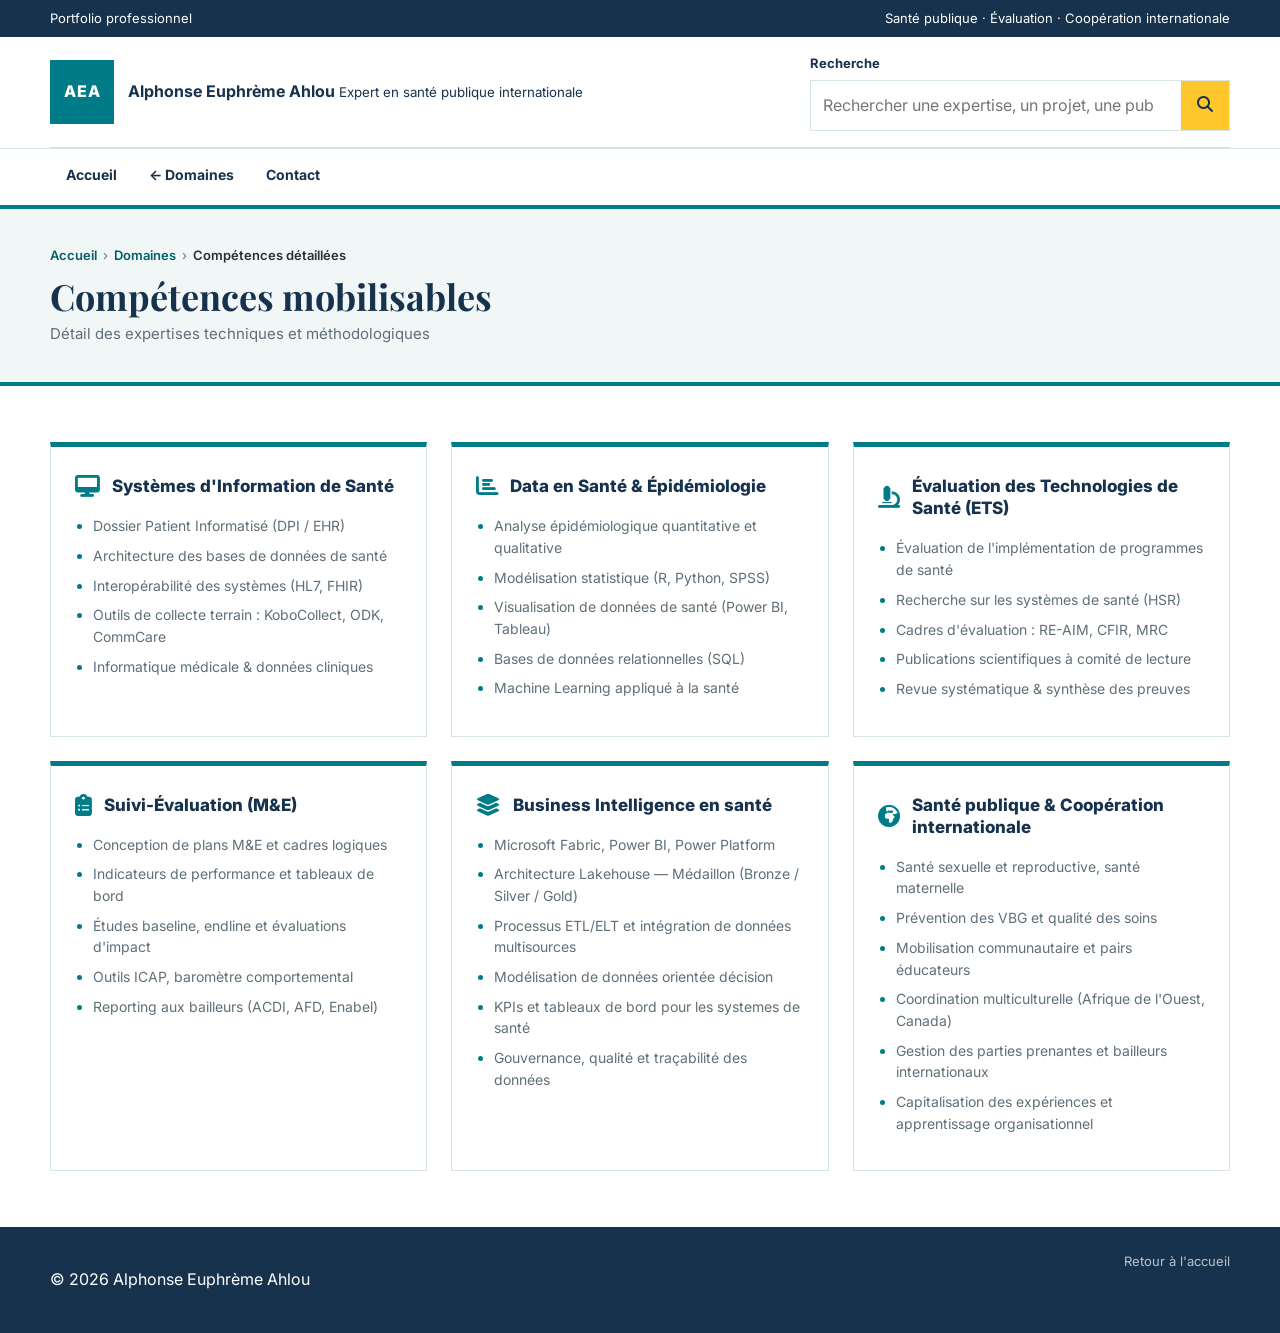
<file: competences.html>
<!DOCTYPE html>
<html lang="fr">
<head>
  <meta charset="UTF-8">
  <meta name="viewport" content="width=device-width, initial-scale=1.0">
  <title>Compétences – Alphonse Euphrème Ahlou</title>
  <meta name="description" content="Compétences d'Alphonse Euphrème Ahlou : SIS, épidémiologie, ETS, suivi-évaluation, Business Intelligence et coopération internationale.">
  <meta property="og:title" content="Compétences – Alphonse Euphrème Ahlou">
  <meta property="og:url" content="https://alphonseahlou.github.io/portfolio/competences.html">
  <meta property="og:image" content="https://alphonseahlou.github.io/portfolio/photo.jpg">
  <meta property="og:type" content="website">
  <link rel="canonical" href="https://alphonseahlou.github.io/portfolio/competences.html">
  <meta name="theme-color" content="#17324d">
  <link rel="stylesheet" href="style.css">
</head>
<body>
  <site-header section="domaines"></site-header>

  <div class="page-hero">
    <div class="container">
      <nav class="breadcrumb" aria-label="Fil d'Ariane">
        <a href="index.html">Accueil</a><span>›</span>
        <a href="index.html#domaines">Domaines</a><span>›</span>
        <span class="current">Compétences détaillées</span>
      </nav>
      <h1>Compétences mobilisables</h1>
      <p>Détail des expertises techniques et méthodologiques</p>
    </div>
  </div>

  <main id="contenu">
    <div class="container" style="padding: 56px 0;">
      <div class="competences-grid">

        <div class="competence-card">
          <div class="competence-header">
            <i class="fas fa-desktop"></i>
            <h2>Systèmes d'Information de Santé</h2>
          </div>
          <ul>
            <li>Dossier Patient Informatisé (DPI / EHR)</li>
            <li>Architecture des bases de données de santé</li>
            <li>Interopérabilité des systèmes (HL7, FHIR)</li>
            <li>Outils de collecte terrain : KoboCollect, ODK, CommCare</li>
            <li>Informatique médicale &amp; données cliniques</li>
          </ul>
        </div>

        <div class="competence-card">
          <div class="competence-header">
            <i class="fas fa-chart-bar"></i>
            <h2>Data en Santé &amp; Épidémiologie</h2>
          </div>
          <ul>
            <li>Analyse épidémiologique quantitative et qualitative</li>
            <li>Modélisation statistique (R, Python, SPSS)</li>
            <li>Visualisation de données de santé (Power BI, Tableau)</li>
            <li>Bases de données relationnelles (SQL)</li>
            <li>Machine Learning appliqué à la santé</li>
          </ul>
        </div>

        <div class="competence-card">
          <div class="competence-header">
            <i class="fas fa-microscope"></i>
            <h2>Évaluation des Technologies de Santé (ETS)</h2>
          </div>
          <ul>
            <li>Évaluation de l'implémentation de programmes de santé</li>
            <li>Recherche sur les systèmes de santé (HSR)</li>
            <li>Cadres d'évaluation : RE-AIM, CFIR, MRC</li>
            <li>Publications scientifiques à comité de lecture</li>
            <li>Revue systématique &amp; synthèse des preuves</li>
          </ul>
        </div>

        <div class="competence-card">
          <div class="competence-header">
            <i class="fas fa-clipboard-list"></i>
            <h2>Suivi-Évaluation (M&amp;E)</h2>
          </div>
          <ul>
            <li>Conception de plans M&amp;E et cadres logiques</li>
            <li>Indicateurs de performance et tableaux de bord</li>
            <li>Études baseline, endline et évaluations d'impact</li>
            <li>Outils ICAP, baromètre comportemental</li>
            <li>Reporting aux bailleurs (ACDI, AFD, Enabel)</li>
          </ul>
        </div>

        <div class="competence-card">
          <div class="competence-header">
            <i class="fas fa-layer-group"></i>
            <h2>Business Intelligence en santé</h2>
          </div>
          <ul>
            <li>Microsoft Fabric, Power BI, Power Platform</li>
            <li>Architecture Lakehouse — Médaillon (Bronze / Silver / Gold)</li>
            <li>Processus ETL/ELT et intégration de données multisources</li>
            <li>Modélisation de données orientée décision</li>
            <li>KPIs et tableaux de bord pour les systemes de santé</li>
            <li>Gouvernance, qualité et traçabilité des données</li>
          </ul>
        </div>

        <div class="competence-card">
          <div class="competence-header">
            <i class="fas fa-globe-africa"></i>
            <h2>Santé publique &amp; Coopération internationale</h2>
          </div>
          <ul>
            <li>Santé sexuelle et reproductive, santé maternelle</li>
            <li>Prévention des VBG et qualité des soins</li>
            <li>Mobilisation communautaire et pairs éducateurs</li>
            <li>Coordination multiculturelle (Afrique de l'Ouest, Canada)</li>
            <li>Gestion des parties prenantes et bailleurs internationaux</li>
            <li>Capitalisation des expériences et apprentissage organisationnel</li>
          </ul>
        </div>

      </div>
    </div>
  </main>

  <site-footer></site-footer>
  <script src="site-components.js"></script>
  <script src="script.js"></script>
</body>
</html>
</file>
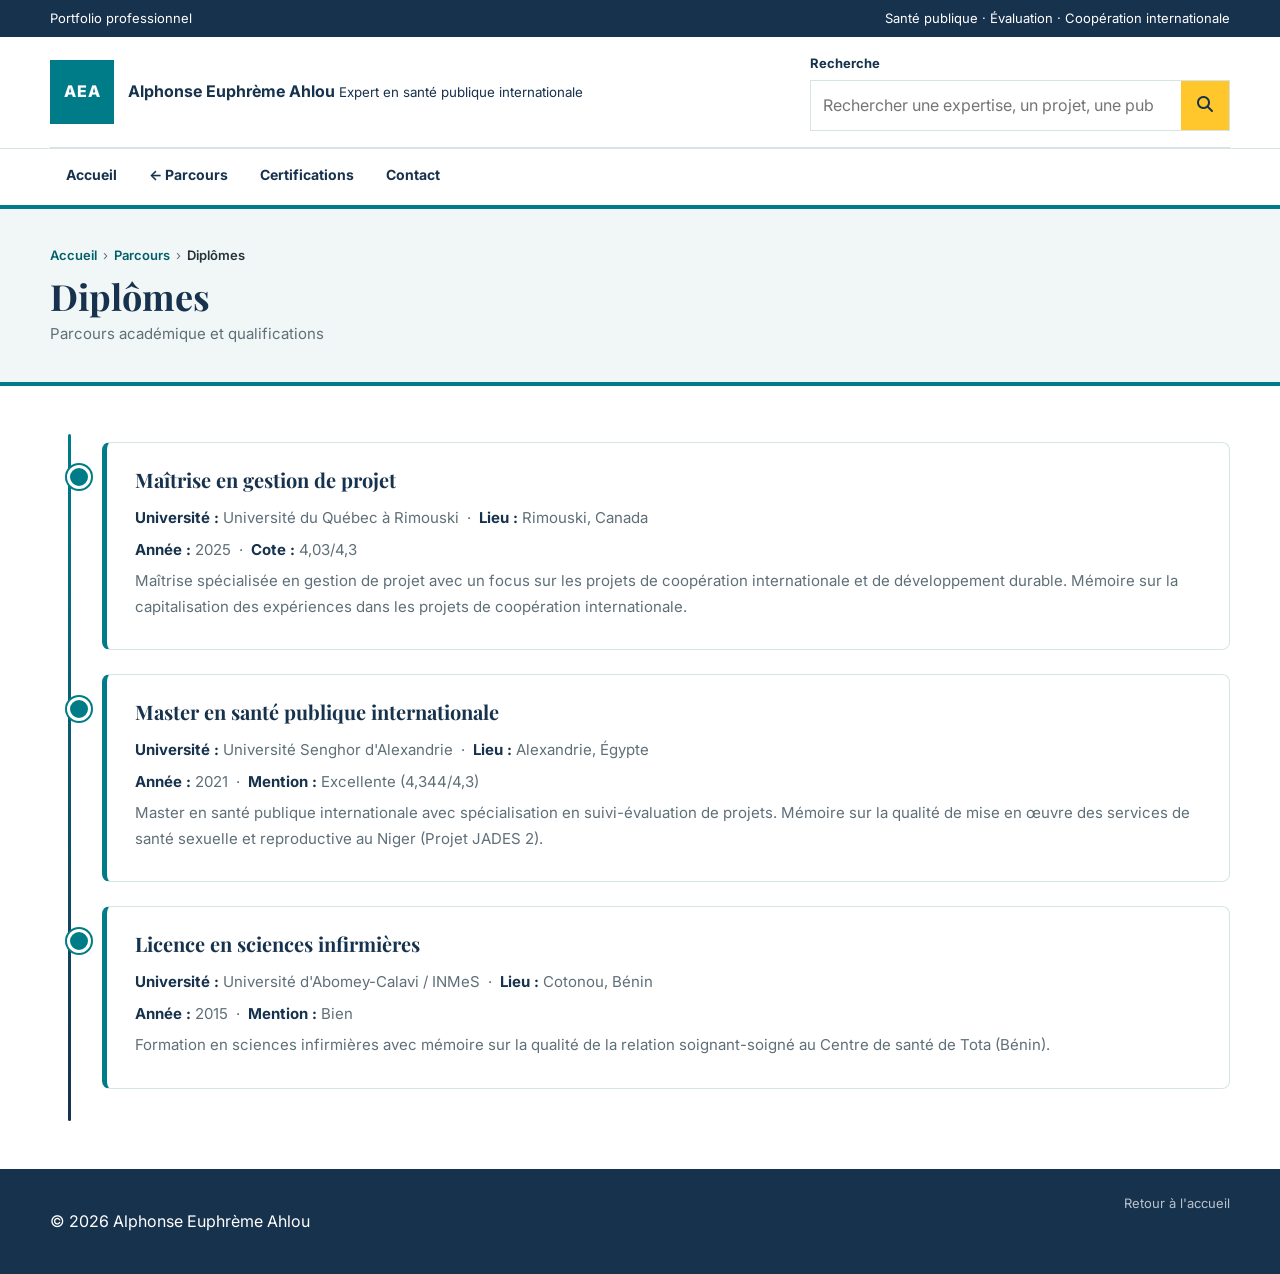
<file: diplomes.html>
<!DOCTYPE html>
<html lang="fr">
<head>
  <meta charset="UTF-8">
  <meta name="viewport" content="width=device-width, initial-scale=1.0">
  <title>Diplômes – Alphonse Euphrème Ahlou</title>
  <meta name="description" content="Parcours académique d'Alphonse Euphrème Ahlou : maîtrise en gestion de projet (UQAR), master en santé publique internationale (Université Senghor) et licence en sciences infirmières (UAC).">
  <meta property="og:title" content="Diplômes – Alphonse Euphrème Ahlou">
  <meta property="og:url" content="https://alphonseahlou.github.io/portfolio/diplomes.html">
  <meta property="og:image" content="https://alphonseahlou.github.io/portfolio/photo.jpg">
  <meta property="og:type" content="website">
  <link rel="canonical" href="https://alphonseahlou.github.io/portfolio/diplomes.html">
  <meta name="theme-color" content="#17324d">
  <link rel="stylesheet" href="style.css">
</head>
<body>
  <site-header section="parcours" certifications-link></site-header>

  <div class="page-hero">
    <div class="container">
      <nav class="breadcrumb" aria-label="Fil d'Ariane">
        <a href="index.html">Accueil</a><span>›</span>
        <a href="index.html#parcours">Parcours</a><span>›</span>
        <span class="current">Diplômes</span>
      </nav>
      <h1>Diplômes</h1>
      <p>Parcours académique et qualifications</p>
    </div>
  </div>

  <main id="contenu">
    <div class="container">
      <div class="timeline-v">

        <div class="timeline-v-item">
          <h3>Maîtrise en gestion de projet</h3>
          <p><strong>Université :</strong> Université du Québec à Rimouski &nbsp;·&nbsp; <strong>Lieu :</strong> Rimouski, Canada</p>
          <p><strong>Année :</strong> 2025 &nbsp;·&nbsp; <strong>Cote :</strong> 4,03/4,3</p>
          <p>Maîtrise spécialisée en gestion de projet avec un focus sur les projets de coopération internationale et de développement durable. Mémoire sur la capitalisation des expériences dans les projets de coopération internationale.</p>
        </div>

        <div class="timeline-v-item">
          <h3>Master en santé publique internationale</h3>
          <p><strong>Université :</strong> Université Senghor d'Alexandrie &nbsp;·&nbsp; <strong>Lieu :</strong> Alexandrie, Égypte</p>
          <p><strong>Année :</strong> 2021 &nbsp;·&nbsp; <strong>Mention :</strong> Excellente (4,344/4,3)</p>
          <p>Master en santé publique internationale avec spécialisation en suivi-évaluation de projets. Mémoire sur la qualité de mise en œuvre des services de santé sexuelle et reproductive au Niger (Projet JADES 2).</p>
        </div>

        <div class="timeline-v-item">
          <h3>Licence en sciences infirmières</h3>
          <p><strong>Université :</strong> Université d'Abomey-Calavi / INMeS &nbsp;·&nbsp; <strong>Lieu :</strong> Cotonou, Bénin</p>
          <p><strong>Année :</strong> 2015 &nbsp;·&nbsp; <strong>Mention :</strong> Bien</p>
          <p>Formation en sciences infirmières avec mémoire sur la qualité de la relation soignant-soigné au Centre de santé de Tota (Bénin).</p>
        </div>

      </div>
    </div>
  </main>

  <site-footer></site-footer>
  <script src="site-components.js"></script>
  <script src="script.js"></script>
</body>
</html>
</file>
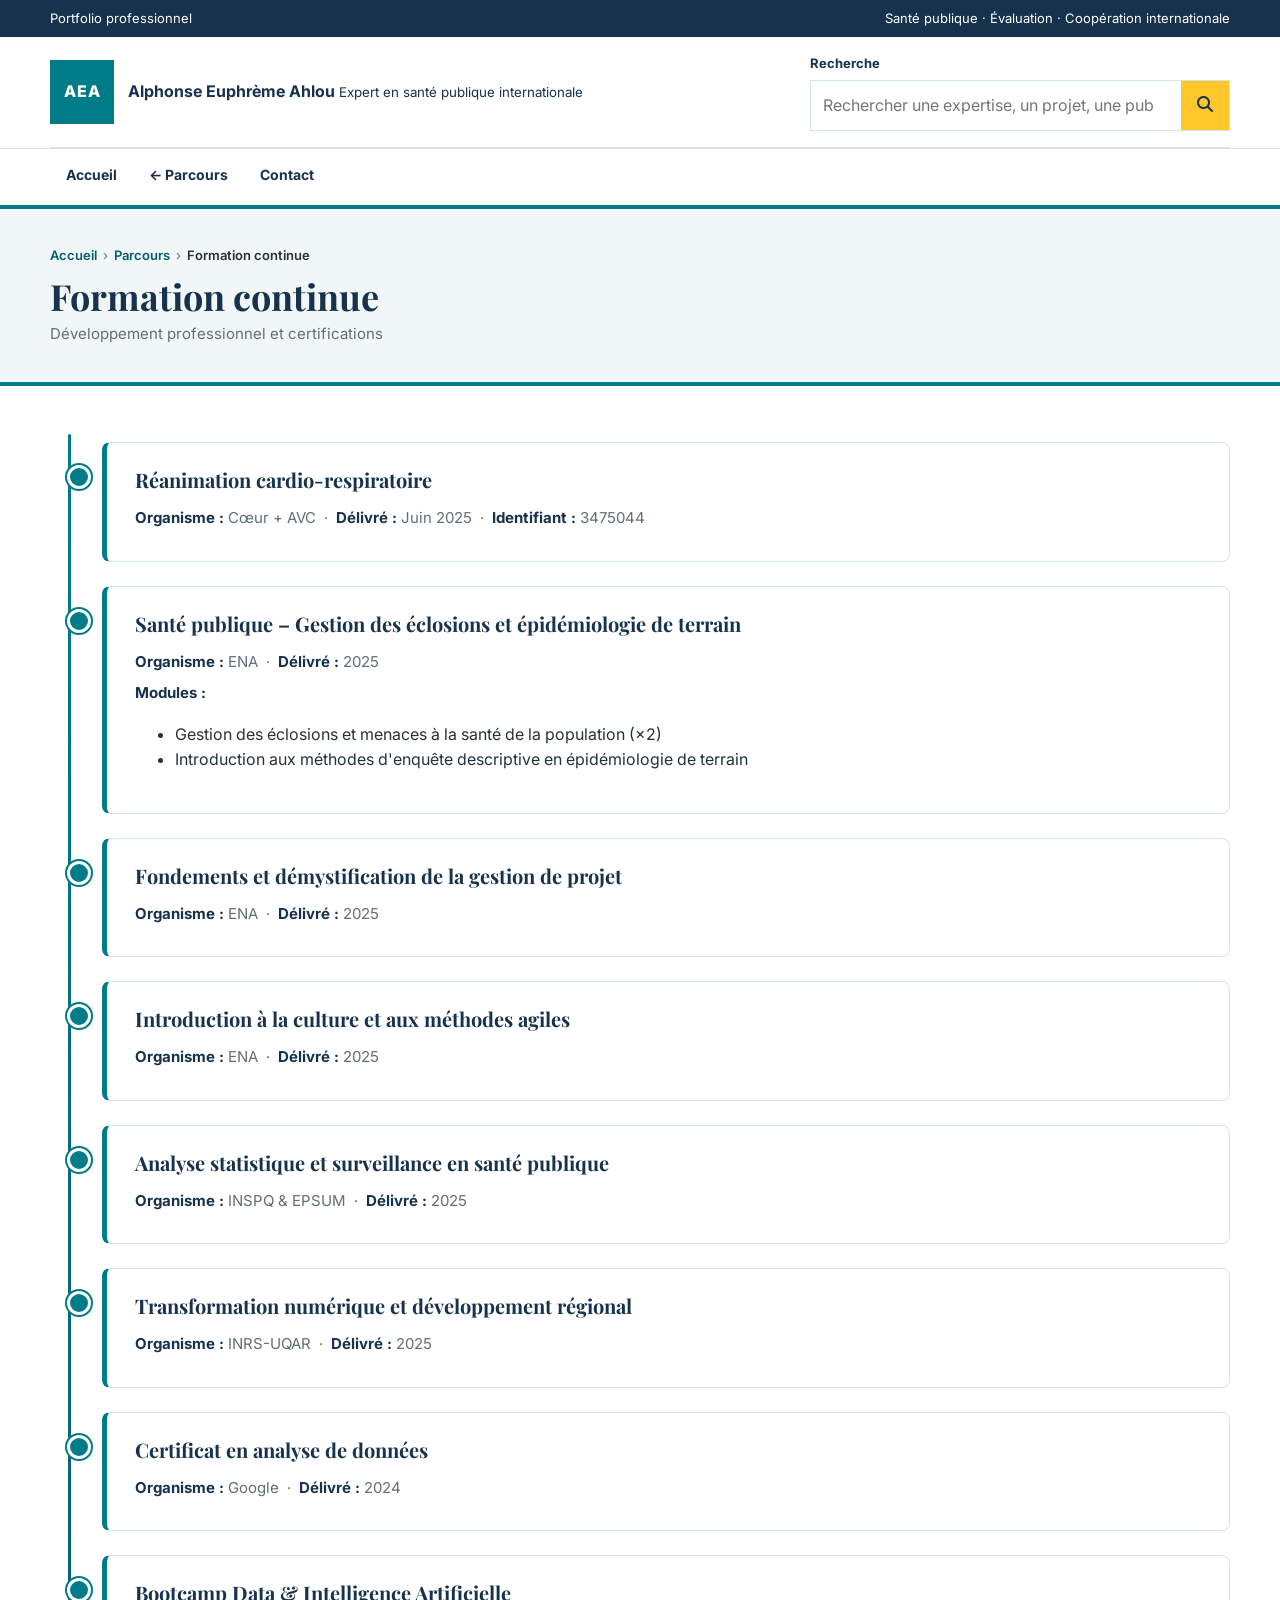
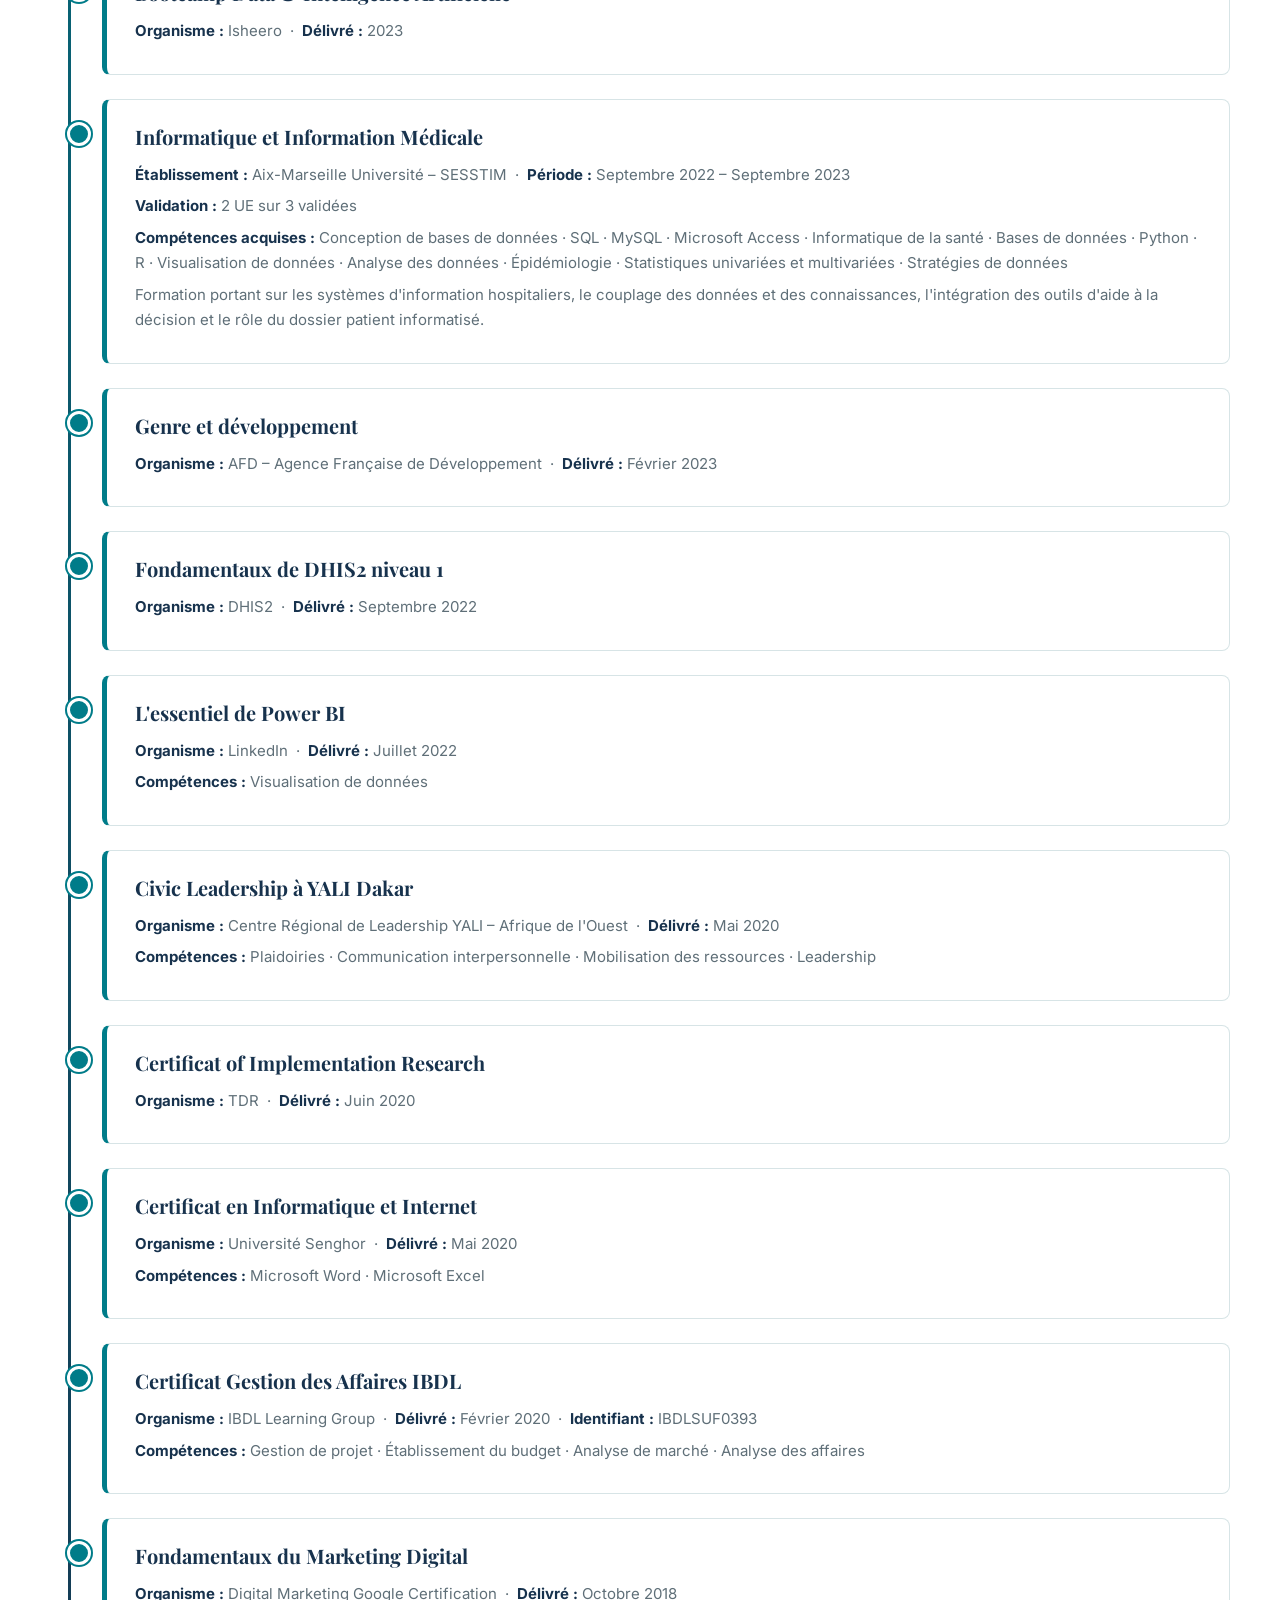
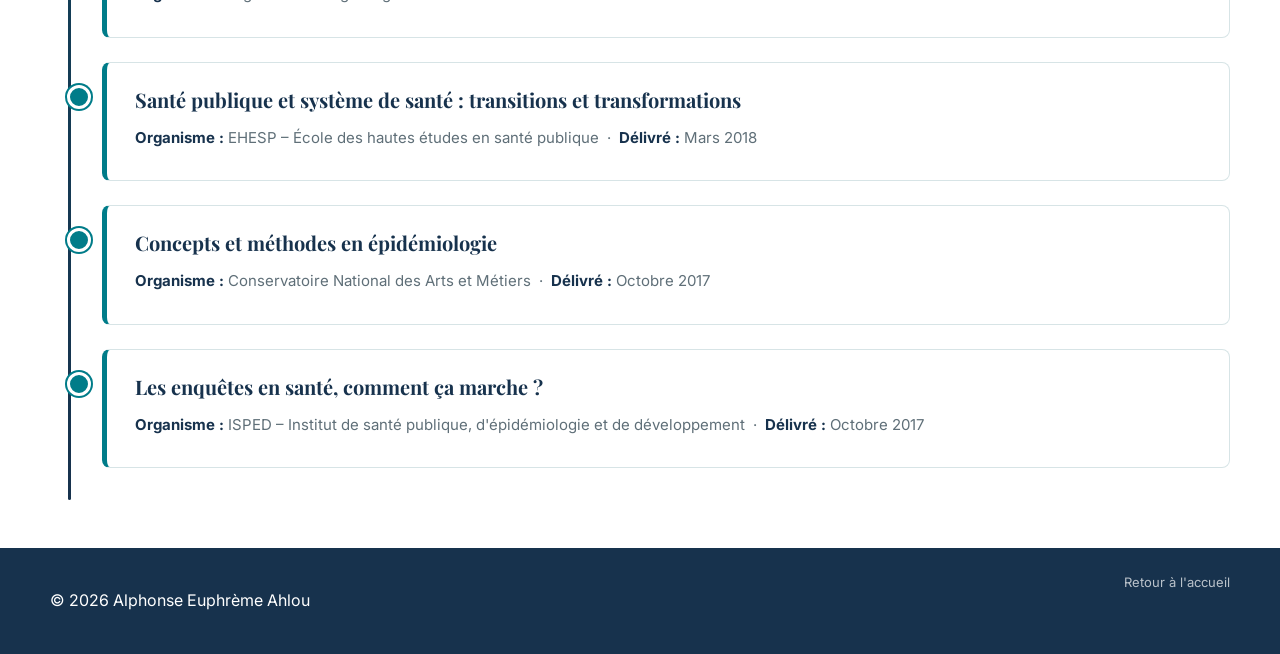
<file: formation-continue.html>
<!DOCTYPE html>
<html lang="fr">
<head>
  <meta charset="UTF-8">
  <meta name="viewport" content="width=device-width, initial-scale=1.0">
  <title>Formation continue – Alphonse Euphrème Ahlou</title>
  <meta name="description" content="Certifications et formations continues d'Alphonse Euphrème Ahlou : Google Data Analytics, DHIS2, Power BI, YALI Civic Leadership et plus.">
  <meta property="og:title" content="Formation continue – Alphonse Euphrème Ahlou">
  <meta property="og:url" content="https://alphonseahlou.github.io/portfolio/formation-continue.html">
  <meta property="og:image" content="https://alphonseahlou.github.io/portfolio/photo.jpg">
  <meta property="og:type" content="website">
  <link rel="canonical" href="https://alphonseahlou.github.io/portfolio/formation-continue.html">
  <meta name="theme-color" content="#17324d">
  <link rel="stylesheet" href="style.css">
</head>
<body>
  <site-header section="parcours"></site-header>

  <div class="page-hero">
    <div class="container">
      <nav class="breadcrumb" aria-label="Fil d'Ariane">
        <a href="index.html">Accueil</a><span>›</span>
        <a href="index.html#parcours">Parcours</a><span>›</span>
        <span class="current">Formation continue</span>
      </nav>
      <h1>Formation continue</h1>
      <p>Développement professionnel et certifications</p>
    </div>
  </div>

  <main id="contenu">
    <div class="container">
      <div class="timeline-v">
        <div class="timeline-v-item">
          <h3>Réanimation cardio-respiratoire</h3>
          <p><strong>Organisme :</strong> Cœur + AVC &nbsp;·&nbsp; <strong>Délivré :</strong> Juin 2025 &nbsp;·&nbsp; <strong>Identifiant :</strong> 3475044</p>
        </div>

        <div class="timeline-v-item">
          <h3>Santé publique – Gestion des éclosions et épidémiologie de terrain</h3>
          <p><strong>Organisme :</strong> ENA &nbsp;·&nbsp; <strong>Délivré :</strong> 2025</p>
          <p><strong>Modules :</strong></p>
          <ul>
            <li>Gestion des éclosions et menaces à la santé de la population (×2)</li>
            <li>Introduction aux méthodes d'enquête descriptive en épidémiologie de terrain</li>
          </ul>
        </div>

        <div class="timeline-v-item">
          <h3>Fondements et démystification de la gestion de projet</h3>
          <p><strong>Organisme :</strong> ENA &nbsp;·&nbsp; <strong>Délivré :</strong> 2025</p>
        </div>

        <div class="timeline-v-item">
          <h3>Introduction à la culture et aux méthodes agiles</h3>
          <p><strong>Organisme :</strong> ENA &nbsp;·&nbsp; <strong>Délivré :</strong> 2025</p>
        </div>

        <div class="timeline-v-item">
          <h3>Analyse statistique et surveillance en santé publique</h3>
          <p><strong>Organisme :</strong> INSPQ &amp; EPSUM &nbsp;·&nbsp; <strong>Délivré :</strong> 2025</p>
        </div>

        <div class="timeline-v-item">
          <h3>Transformation numérique et développement régional</h3>
          <p><strong>Organisme :</strong> INRS-UQAR &nbsp;·&nbsp; <strong>Délivré :</strong> 2025</p>
        </div>

        <div class="timeline-v-item">
          <h3>Certificat en analyse de données</h3>
          <p><strong>Organisme :</strong> Google &nbsp;·&nbsp; <strong>Délivré :</strong> 2024</p>
        </div>

        <div class="timeline-v-item">
          <h3>Bootcamp Data &amp; Intelligence Artificielle</h3>
          <p><strong>Organisme :</strong> Isheero &nbsp;·&nbsp; <strong>Délivré :</strong> 2023</p>
        </div>

        <div class="timeline-v-item">
          <h3>Informatique et Information Médicale</h3>
          <p><strong>Établissement :</strong> Aix-Marseille Université – SESSTIM &nbsp;·&nbsp; <strong>Période :</strong> Septembre 2022 – Septembre 2023</p>
          <p><strong>Validation :</strong> 2 UE sur 3 validées</p>
          <p><strong>Compétences acquises :</strong> Conception de bases de données · SQL · MySQL · Microsoft Access · Informatique de la santé · Bases de données · Python · R · Visualisation de données · Analyse des données · Épidémiologie · Statistiques univariées et multivariées · Stratégies de données</p>
          <p>Formation portant sur les systèmes d'information hospitaliers, le couplage des données et des connaissances, l'intégration des outils d'aide à la décision et le rôle du dossier patient informatisé.</p>
        </div>

        <div class="timeline-v-item">
          <h3>Genre et développement</h3>
          <p><strong>Organisme :</strong> AFD – Agence Française de Développement &nbsp;·&nbsp; <strong>Délivré :</strong> Février 2023</p>
        </div>

        <div class="timeline-v-item">
          <h3>Fondamentaux de DHIS2 niveau 1</h3>
          <p><strong>Organisme :</strong> DHIS2 &nbsp;·&nbsp; <strong>Délivré :</strong> Septembre 2022</p>
        </div>

        <div class="timeline-v-item">
          <h3>L'essentiel de Power BI</h3>
          <p><strong>Organisme :</strong> LinkedIn &nbsp;·&nbsp; <strong>Délivré :</strong> Juillet 2022</p>
          <p><strong>Compétences :</strong> Visualisation de données</p>
        </div>

        <div class="timeline-v-item">
          <h3>Civic Leadership à YALI Dakar</h3>
          <p><strong>Organisme :</strong> Centre Régional de Leadership YALI – Afrique de l'Ouest &nbsp;·&nbsp; <strong>Délivré :</strong> Mai 2020</p>
          <p><strong>Compétences :</strong> Plaidoiries · Communication interpersonnelle · Mobilisation des ressources · Leadership</p>
        </div>

        <div class="timeline-v-item">
          <h3>Certificat of Implementation Research</h3>
          <p><strong>Organisme :</strong> TDR &nbsp;·&nbsp; <strong>Délivré :</strong> Juin 2020</p>
        </div>

        <div class="timeline-v-item">
          <h3>Certificat en Informatique et Internet</h3>
          <p><strong>Organisme :</strong> Université Senghor &nbsp;·&nbsp; <strong>Délivré :</strong> Mai 2020</p>
          <p><strong>Compétences :</strong> Microsoft Word · Microsoft Excel</p>
        </div>

        <div class="timeline-v-item">
          <h3>Certificat Gestion des Affaires IBDL</h3>
          <p><strong>Organisme :</strong> IBDL Learning Group &nbsp;·&nbsp; <strong>Délivré :</strong> Février 2020 &nbsp;·&nbsp; <strong>Identifiant :</strong> IBDLSUF0393</p>
          <p><strong>Compétences :</strong> Gestion de projet · Établissement du budget · Analyse de marché · Analyse des affaires</p>
        </div>

        <div class="timeline-v-item">
          <h3>Fondamentaux du Marketing Digital</h3>
          <p><strong>Organisme :</strong> Digital Marketing Google Certification &nbsp;·&nbsp; <strong>Délivré :</strong> Octobre 2018</p>
        </div>

        <div class="timeline-v-item">
          <h3>Santé publique et système de santé : transitions et transformations</h3>
          <p><strong>Organisme :</strong> EHESP – École des hautes études en santé publique &nbsp;·&nbsp; <strong>Délivré :</strong> Mars 2018</p>
        </div>

        <div class="timeline-v-item">
          <h3>Concepts et méthodes en épidémiologie</h3>
          <p><strong>Organisme :</strong> Conservatoire National des Arts et Métiers &nbsp;·&nbsp; <strong>Délivré :</strong> Octobre 2017</p>
        </div>

        <div class="timeline-v-item">
          <h3>Les enquêtes en santé, comment ça marche ?</h3>
          <p><strong>Organisme :</strong> ISPED – Institut de santé publique, d'épidémiologie et de développement &nbsp;·&nbsp; <strong>Délivré :</strong> Octobre 2017</p>
        </div>

      </div>
    </div>
  </main>

  <site-footer></site-footer>
  <script src="site-components.js"></script>
  <script src="script.js"></script>
</body>
</html>
</file>
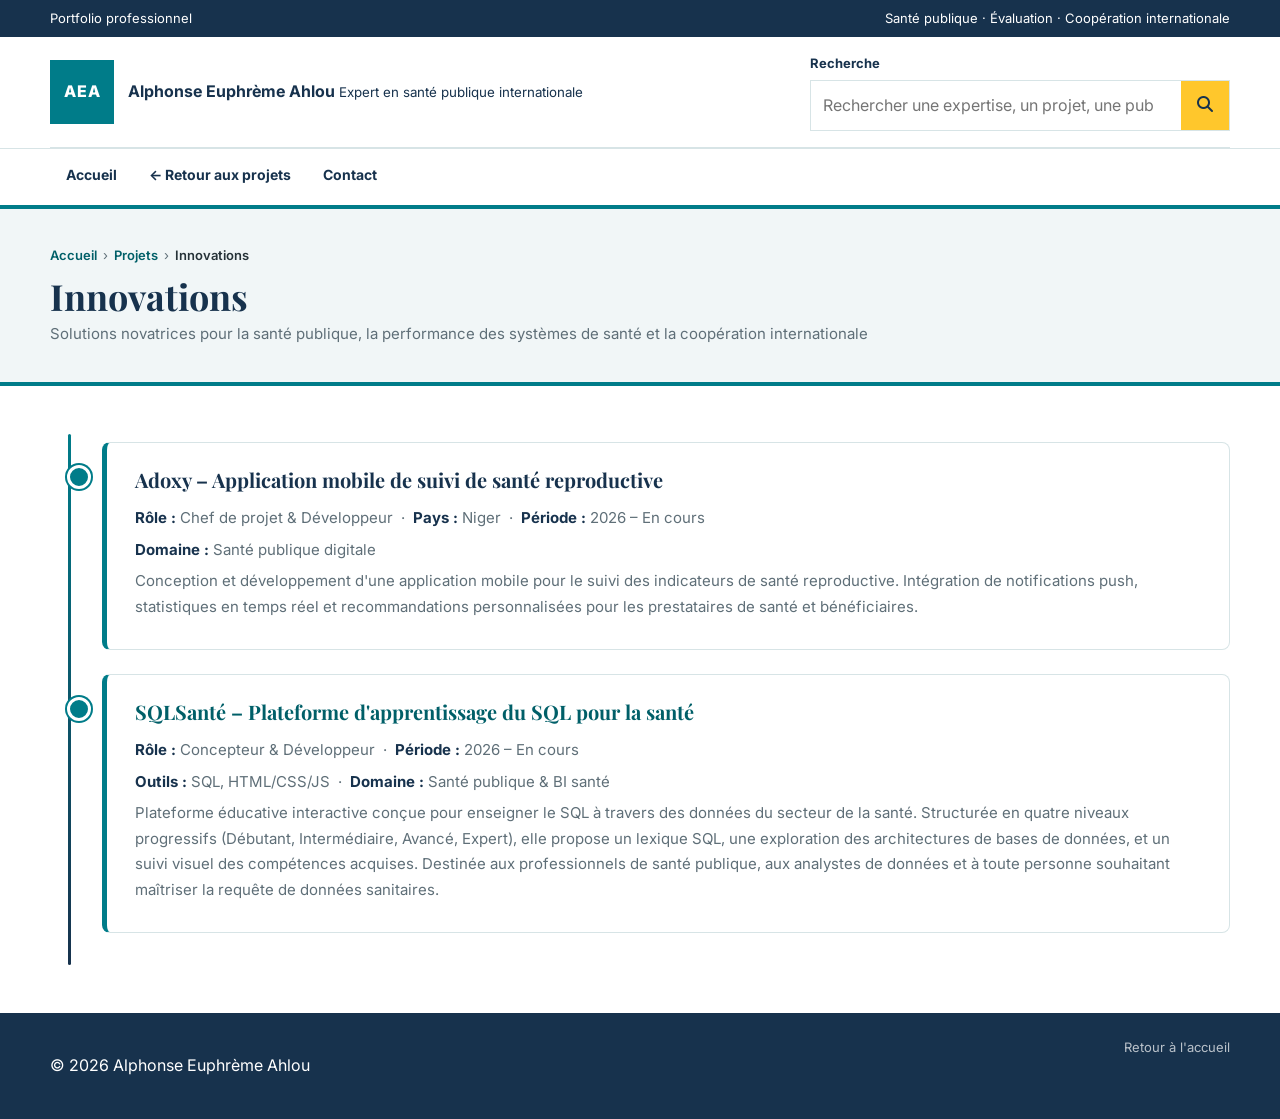
<file: innovations.html>
<!DOCTYPE html>
<html lang="fr">
<head>
  <meta charset="UTF-8">
  <meta name="viewport" content="width=device-width, initial-scale=1.0">
  <title>Innovations – Alphonse Euphrème Ahlou</title>
  <meta name="description" content="Solutions novatrices pour la santé publique, la performance des systèmes de santé et la coopération internationale : applications mobiles, plateformes web et IA.">
  <meta property="og:title" content="Innovations – Alphonse Euphrème Ahlou">
  <meta property="og:url" content="https://alphonseahlou.github.io/portfolio/innovations.html">
  <meta property="og:image" content="https://alphonseahlou.github.io/portfolio/photo.jpg">
  <meta property="og:type" content="website">
  <link rel="canonical" href="https://alphonseahlou.github.io/portfolio/innovations.html">
  <meta name="theme-color" content="#17324d">
  <link rel="stylesheet" href="style.css">
</head>
<body>
  <site-header section="projets"></site-header>

  <div class="page-hero">
    <div class="container">
      <nav class="breadcrumb" aria-label="Fil d'Ariane">
        <a href="index.html">Accueil</a><span>›</span>
        <a href="index.html#projets">Projets</a><span>›</span>
        <span class="current">Innovations</span>
      </nav>
      <h1>Innovations</h1>
      <p>Solutions novatrices pour la santé publique, la performance des systèmes de santé et la coopération internationale</p>
    </div>
  </div>

  <main id="contenu">
    <div class="container">
      <div class="timeline-v">

        <div class="timeline-v-item">
          <h3>Adoxy – Application mobile de suivi de santé reproductive</h3>
          <p><strong>Rôle :</strong> Chef de projet &amp; Développeur &nbsp;·&nbsp; <strong>Pays :</strong> Niger &nbsp;·&nbsp; <strong>Période :</strong> 2026 – En cours</p>
          <p><strong>Domaine :</strong> Santé publique digitale</p>
          <p>Conception et développement d'une application mobile pour le suivi des indicateurs de santé reproductive. Intégration de notifications push, statistiques en temps réel et recommandations personnalisées pour les prestataires de santé et bénéficiaires.</p>
        </div>


        <div class="timeline-v-item">
          <h3><a href="https://alphonseahlou.github.io/sqlsante" target="_blank" rel="noopener">SQLSanté – Plateforme d'apprentissage du SQL pour la santé</a></h3>
          <p><strong>Rôle :</strong> Concepteur &amp; Développeur &nbsp;·&nbsp; <strong>Période :</strong> 2026 – En cours</p>
          <p><strong>Outils :</strong> SQL, HTML/CSS/JS &nbsp;·&nbsp; <strong>Domaine :</strong> Santé publique &amp; BI santé</p>
          <p>Plateforme éducative interactive conçue pour enseigner le SQL à travers des données du secteur de la santé. Structurée en quatre niveaux progressifs (Débutant, Intermédiaire, Avancé, Expert), elle propose un lexique SQL, une exploration des architectures de bases de données, et un suivi visuel des compétences acquises. Destinée aux professionnels de santé publique, aux analystes de données et à toute personne souhaitant maîtriser la requête de données sanitaires.</p>
        </div>

      </div>
    </div>
  </main>

  <site-footer></site-footer>
  <script src="site-components.js"></script>
  <script src="script.js"></script>
</body>
</html>
</file>
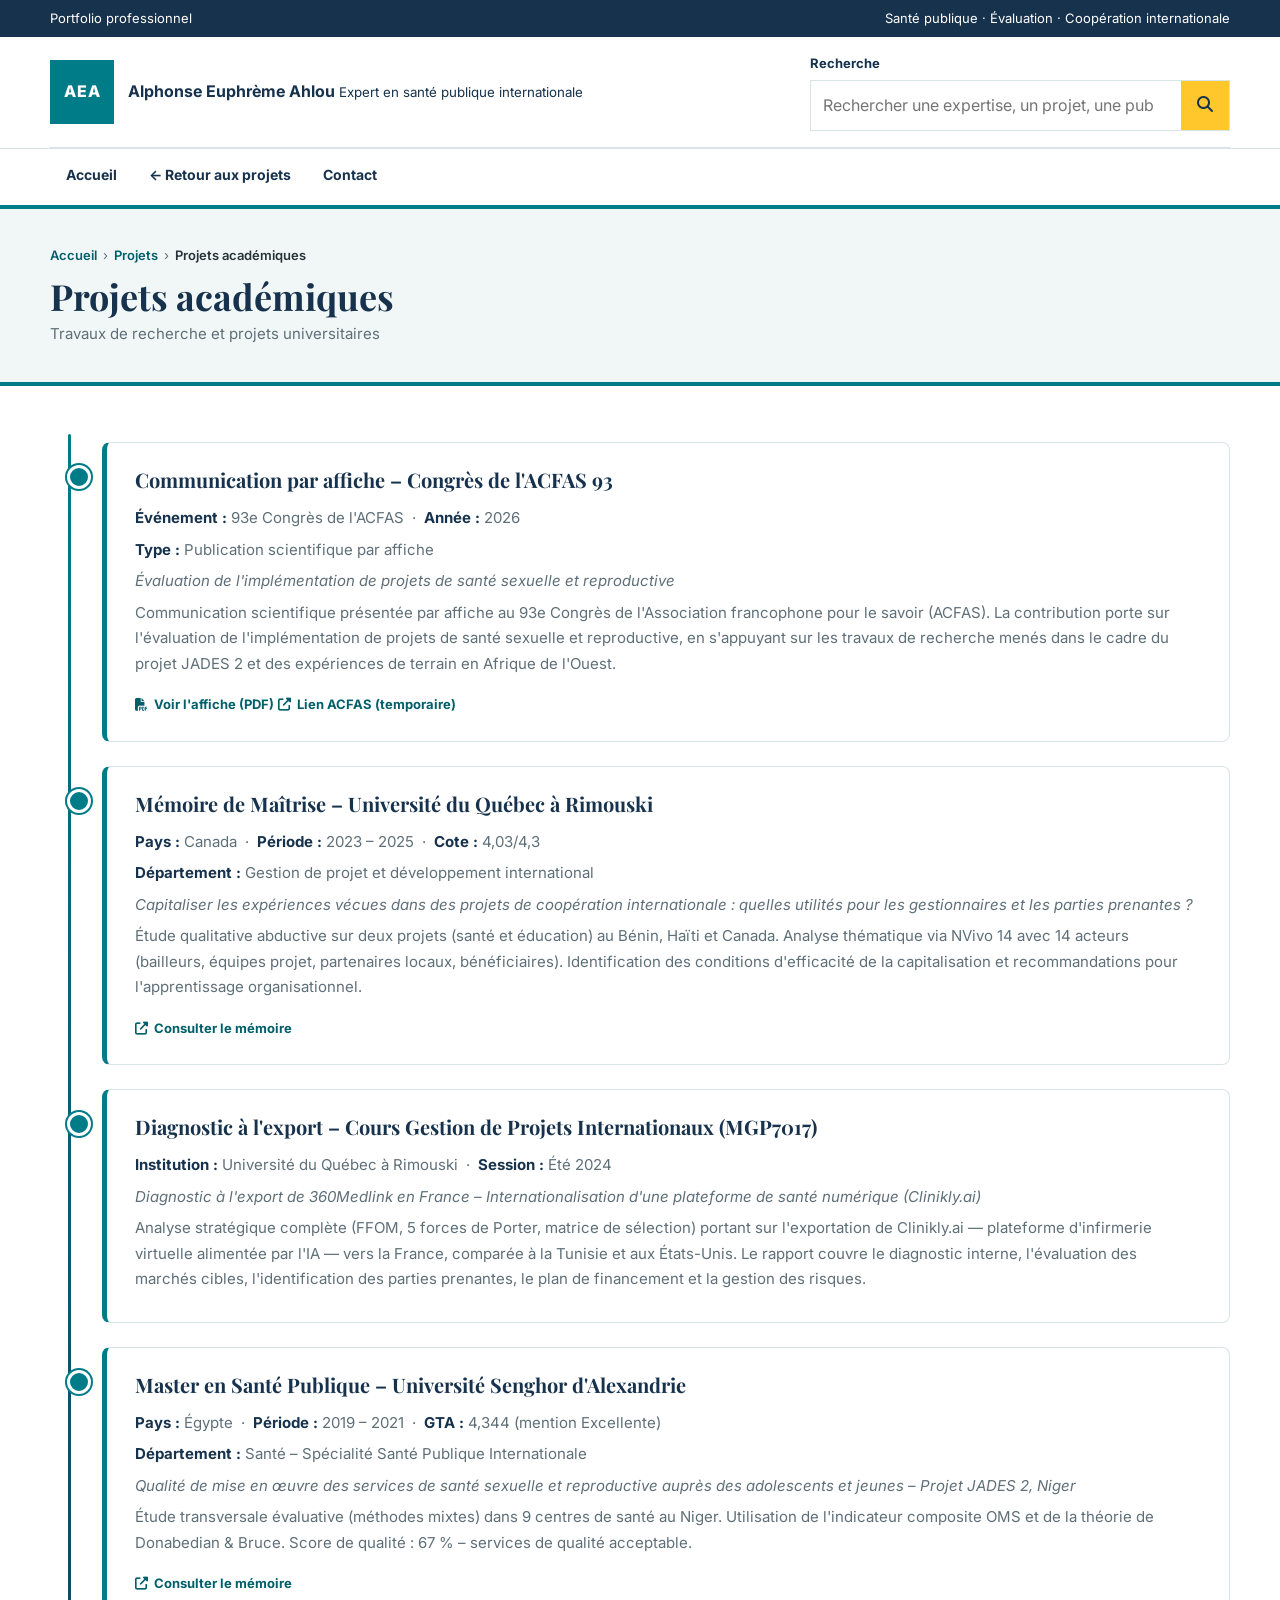
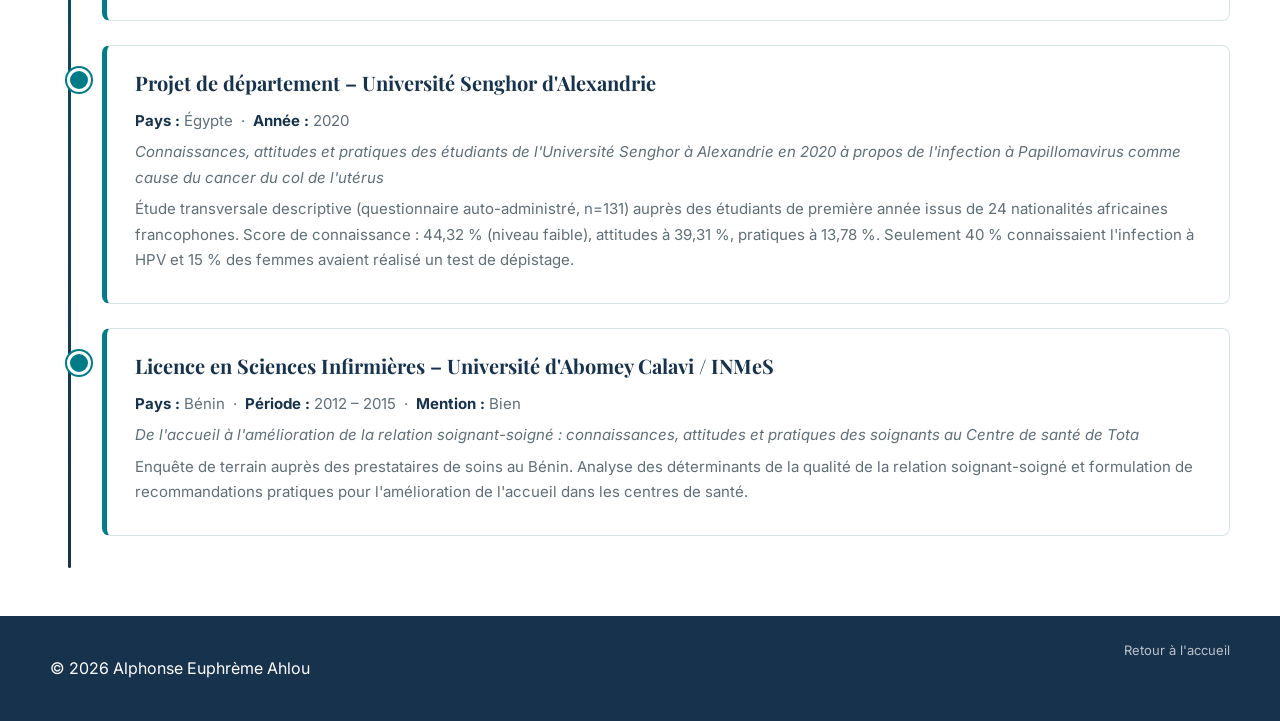
<file: projets-academiques.html>
<!DOCTYPE html>
<html lang="fr">
<head>
  <meta charset="UTF-8">
  <meta name="viewport" content="width=device-width, initial-scale=1.0">
  <title>Projets académiques – Alphonse Euphrème Ahlou</title>
  <meta name="description" content="Travaux de recherche, mémoires et études universitaires d'Alphonse Euphrème Ahlou.">
  <meta property="og:title" content="Projets académiques – Alphonse Euphrème Ahlou">
  <meta property="og:url" content="https://alphonseahlou.github.io/portfolio/projets-academiques.html">
  <meta property="og:image" content="https://alphonseahlou.github.io/portfolio/photo.jpg">
  <meta property="og:type" content="website">
  <link rel="canonical" href="https://alphonseahlou.github.io/portfolio/projets-academiques.html">
  <meta name="theme-color" content="#17324d">
  <link rel="stylesheet" href="style.css">
</head>
<body>
  <site-header section="projets"></site-header>

  <div class="page-hero">
    <div class="container">
      <nav class="breadcrumb" aria-label="Fil d'Ariane">
        <a href="index.html">Accueil</a><span>›</span>
        <a href="index.html#projets">Projets</a><span>›</span>
        <span class="current">Projets académiques</span>
      </nav>
      <h1>Projets académiques</h1>
      <p>Travaux de recherche et projets universitaires</p>
    </div>
  </div>

  <main id="contenu">
    <div class="container">
      <div class="timeline-v">

        <div class="timeline-v-item">
          <h3>Communication par affiche – Congrès de l'ACFAS 93</h3>
          <p><strong>Événement :</strong> 93e Congrès de l'ACFAS &nbsp;·&nbsp; <strong>Année :</strong> 2026</p>
          <p><strong>Type :</strong> Publication scientifique par affiche</p>
          <p><em>Évaluation de l'implémentation de projets de santé sexuelle et reproductive</em></p>
          <p>Communication scientifique présentée par affiche au 93e Congrès de l'Association francophone pour le savoir (ACFAS). La contribution porte sur l'évaluation de l'implémentation de projets de santé sexuelle et reproductive, en s'appuyant sur les travaux de recherche menés dans le cadre du projet JADES 2 et des expériences de terrain en Afrique de l'Ouest.</p>
          <a href="Affiche ACFAS.pdf" target="_blank" rel="noopener noreferrer"><i class="fas fa-file-pdf"></i> Voir l'affiche (PDF)</a>
          <a href="https://www.acfas.ca/evenements/congres/93/contribution/evaluation-implementation-projets-sante-sexuelle-reproductive" target="_blank" rel="noopener noreferrer"><i class="fas fa-external-link-alt"></i> Lien ACFAS (temporaire)</a>
        </div>

        <div class="timeline-v-item">
          <h3>Mémoire de Maîtrise – Université du Québec à Rimouski</h3>
          <p><strong>Pays :</strong> Canada &nbsp;·&nbsp; <strong>Période :</strong> 2023 – 2025 &nbsp;·&nbsp; <strong>Cote :</strong> 4,03/4,3</p>
          <p><strong>Département :</strong> Gestion de projet et développement international</p>
          <p><em>Capitaliser les expériences vécues dans des projets de coopération internationale : quelles utilités pour les gestionnaires et les parties prenantes ?</em></p>
          <p>Étude qualitative abductive sur deux projets (santé et éducation) au Bénin, Haïti et Canada. Analyse thématique via NVivo 14 avec 14 acteurs (bailleurs, équipes projet, partenaires locaux, bénéficiaires). Identification des conditions d'efficacité de la capitalisation et recommandations pour l'apprentissage organisationnel.</p>
          <a href="https://semaphore.uqar.ca/id/eprint/3353/" target="_blank" rel="noopener noreferrer"><i class="fas fa-external-link-alt"></i> Consulter le mémoire</a>
        </div>

        <div class="timeline-v-item">
          <h3>Diagnostic à l'export – Cours Gestion de Projets Internationaux (MGP7017)</h3>
          <p><strong>Institution :</strong> Université du Québec à Rimouski &nbsp;·&nbsp; <strong>Session :</strong> Été 2024</p>
          <p><em>Diagnostic à l'export de 360Medlink en France – Internationalisation d'une plateforme de santé numérique (Clinikly.ai)</em></p>
          <p>Analyse stratégique complète (FFOM, 5 forces de Porter, matrice de sélection) portant sur l'exportation de Clinikly.ai — plateforme d'infirmerie virtuelle alimentée par l'IA — vers la France, comparée à la Tunisie et aux États-Unis. Le rapport couvre le diagnostic interne, l'évaluation des marchés cibles, l'identification des parties prenantes, le plan de financement et la gestion des risques.</p>
        </div>

        <div class="timeline-v-item">
          <h3>Master en Santé Publique – Université Senghor d'Alexandrie</h3>
          <p><strong>Pays :</strong> Égypte &nbsp;·&nbsp; <strong>Période :</strong> 2019 – 2021 &nbsp;·&nbsp; <strong>GTA :</strong> 4,344 (mention Excellente)</p>
          <p><strong>Département :</strong> Santé – Spécialité Santé Publique Internationale</p>
          <p><em>Qualité de mise en œuvre des services de santé sexuelle et reproductive auprès des adolescents et jeunes – Projet JADES 2, Niger</em></p>
          <p>Étude transversale évaluative (méthodes mixtes) dans 9 centres de santé au Niger. Utilisation de l'indicateur composite OMS et de la théorie de Donabedian &amp; Bruce. Score de qualité : 67 % – services de qualité acceptable.</p>
          <a href="https://dicames.online/jspui/bitstream/20.500.12177/7966/1/AlphonseAhlou.pdf" target="_blank" rel="noopener noreferrer"><i class="fas fa-external-link-alt"></i> Consulter le mémoire</a>
        </div>

        <div class="timeline-v-item">
          <h3>Projet de département – Université Senghor d'Alexandrie</h3>
          <p><strong>Pays :</strong> Égypte &nbsp;·&nbsp; <strong>Année :</strong> 2020</p>
          <p><em>Connaissances, attitudes et pratiques des étudiants de l'Université Senghor à Alexandrie en 2020 à propos de l'infection à Papillomavirus comme cause du cancer du col de l'utérus</em></p>
          <p>Étude transversale descriptive (questionnaire auto-administré, n=131) auprès des étudiants de première année issus de 24 nationalités africaines francophones. Score de connaissance : 44,32 % (niveau faible), attitudes à 39,31 %, pratiques à 13,78 %. Seulement 40 % connaissaient l'infection à HPV et 15 % des femmes avaient réalisé un test de dépistage.</p>
        </div>

        <div class="timeline-v-item">
          <h3>Licence en Sciences Infirmières – Université d'Abomey Calavi / INMeS</h3>
          <p><strong>Pays :</strong> Bénin &nbsp;·&nbsp; <strong>Période :</strong> 2012 – 2015 &nbsp;·&nbsp; <strong>Mention :</strong> Bien</p>
          <p><em>De l'accueil à l'amélioration de la relation soignant-soigné : connaissances, attitudes et pratiques des soignants au Centre de santé de Tota</em></p>
          <p>Enquête de terrain auprès des prestataires de soins au Bénin. Analyse des déterminants de la qualité de la relation soignant-soigné et formulation de recommandations pratiques pour l'amélioration de l'accueil dans les centres de santé.</p>
        </div>

      </div>
    </div>
  </main>

  <site-footer></site-footer>
  <script src="site-components.js"></script>
  <script src="script.js"></script>
</body>
</html>
</file>
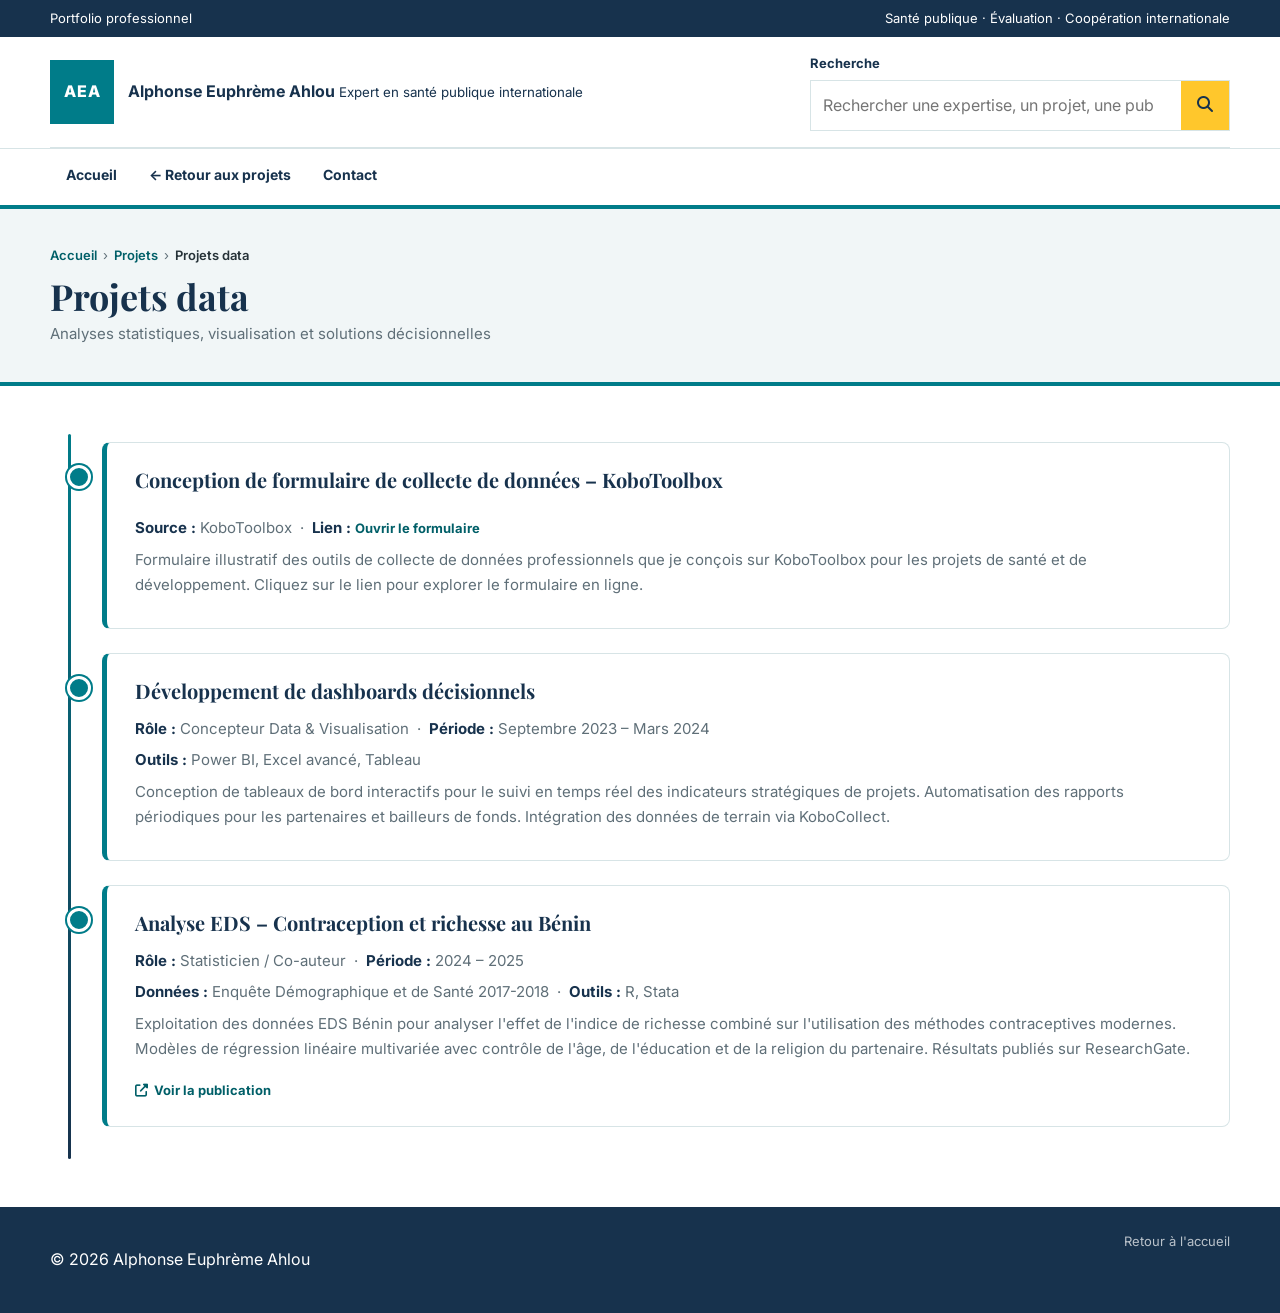
<file: projets-data.html>
<!DOCTYPE html>
<html lang="fr">
<head>
  <meta charset="UTF-8">
  <meta name="viewport" content="width=device-width, initial-scale=1.0">
  <title>Projets data – Alphonse Euphrème Ahlou</title>
  <meta name="description" content="Analyses statistiques, visualisation de données et dashboards décisionnels d'Alphonse Euphrème Ahlou.">
  <meta property="og:title" content="Projets data – Alphonse Euphrème Ahlou">
  <meta property="og:url" content="https://alphonseahlou.github.io/portfolio/projets-data.html">
  <meta property="og:image" content="https://alphonseahlou.github.io/portfolio/photo.jpg">
  <meta property="og:type" content="website">
  <link rel="canonical" href="https://alphonseahlou.github.io/portfolio/projets-data.html">
  <meta name="theme-color" content="#17324d">
  <link rel="stylesheet" href="style.css">
</head>
<body>
  <site-header section="projets"></site-header>

  <div class="page-hero">
    <div class="container">
      <nav class="breadcrumb" aria-label="Fil d'Ariane">
        <a href="index.html">Accueil</a><span>›</span>
        <a href="index.html#projets">Projets</a><span>›</span>
        <span class="current">Projets data</span>
      </nav>
      <h1>Projets data</h1>
      <p>Analyses statistiques, visualisation et solutions décisionnelles</p>
    </div>
  </div>

  <main id="contenu">
    <div class="container">
      <div class="timeline-v">


        <div class="timeline-v-item">
          <h3>Conception de formulaire de collecte de données – KoboToolbox</h3>
          <p><strong>Source :</strong> KoboToolbox &nbsp;·&nbsp; <strong>Lien :</strong> <a href="https://ee.kobotoolbox.org/x/FDbgAPzV" target="_blank" rel="noopener noreferrer">Ouvrir le formulaire</a></p>
          <p>Formulaire illustratif des outils de collecte de données professionnels que je conçois sur KoboToolbox pour les projets de santé et de développement. Cliquez sur le lien pour explorer le formulaire en ligne.</p>
        </div>

        <div class="timeline-v-item">
          <h3>Développement de dashboards décisionnels</h3>
          <p><strong>Rôle :</strong> Concepteur Data &amp; Visualisation &nbsp;·&nbsp; <strong>Période :</strong> Septembre 2023 – Mars 2024</p>
          <p><strong>Outils :</strong> Power BI, Excel avancé, Tableau</p>
          <p>Conception de tableaux de bord interactifs pour le suivi en temps réel des indicateurs stratégiques de projets. Automatisation des rapports périodiques pour les partenaires et bailleurs de fonds. Intégration des données de terrain via KoboCollect.</p>
        </div>

        <div class="timeline-v-item">
          <h3>Analyse EDS – Contraception et richesse au Bénin</h3>
          <p><strong>Rôle :</strong> Statisticien / Co-auteur &nbsp;·&nbsp; <strong>Période :</strong> 2024 – 2025</p>
          <p><strong>Données :</strong> Enquête Démographique et de Santé 2017-2018 &nbsp;·&nbsp; <strong>Outils :</strong> R, Stata</p>
          <p>Exploitation des données EDS Bénin pour analyser l'effet de l'indice de richesse combiné sur l'utilisation des méthodes contraceptives modernes. Modèles de régression linéaire multivariée avec contrôle de l'âge, de l'éducation et de la religion du partenaire. Résultats publiés sur ResearchGate.</p>
          <a href="https://www.researchgate.net/publication/392132353" target="_blank" rel="noopener noreferrer"><i class="fas fa-external-link-alt"></i> Voir la publication</a>
        </div>

      </div>
    </div>
  </main>

  <site-footer></site-footer>
  <script src="site-components.js"></script>
  <script src="script.js"></script>
</body>
</html>
</file>
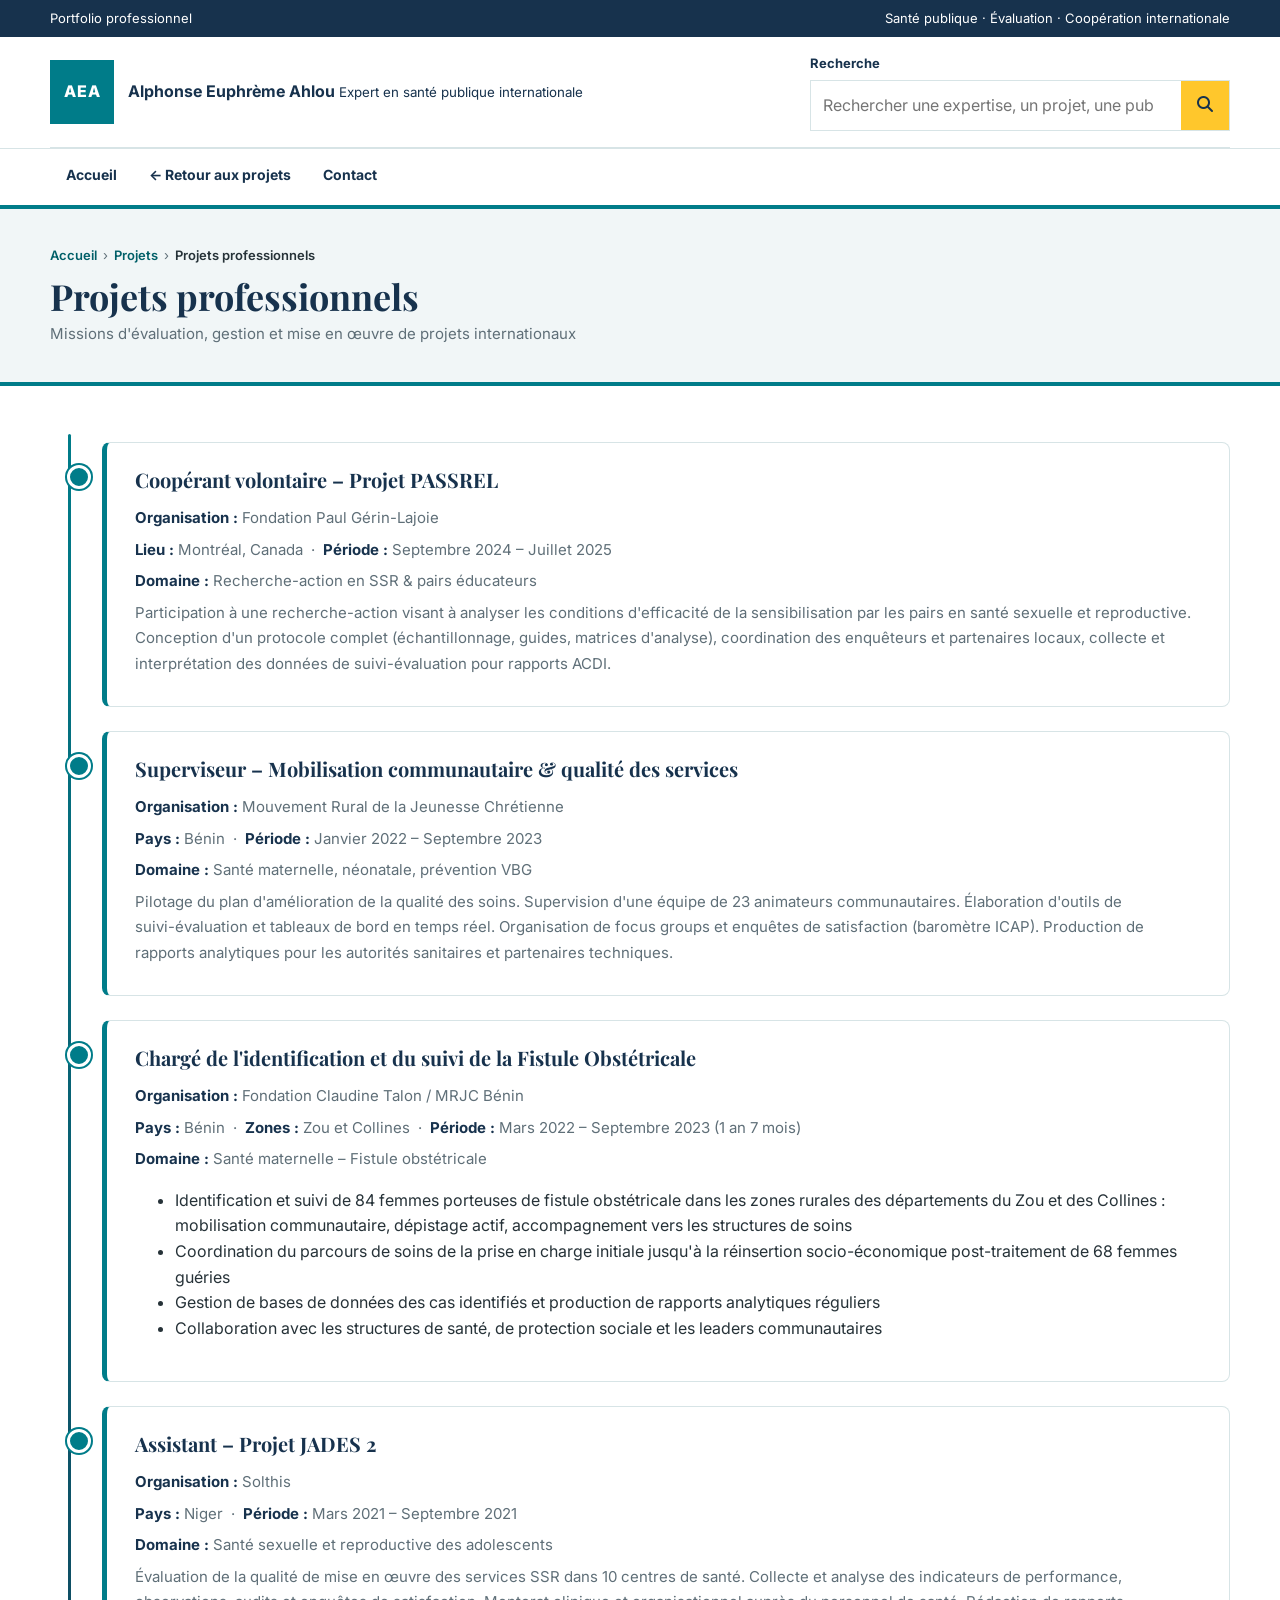
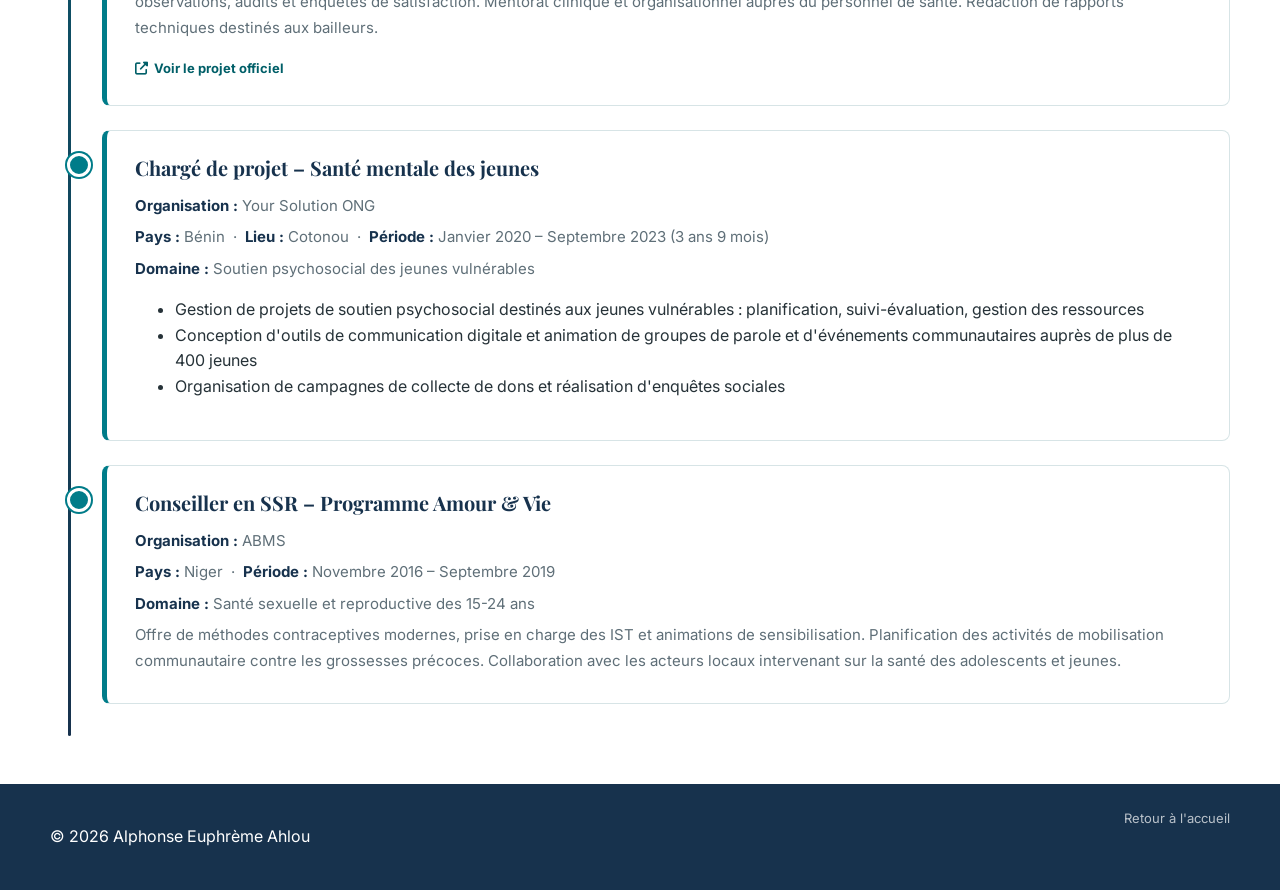
<file: projets-professionnels.html>
<!DOCTYPE html>
<html lang="fr">
<head>
  <meta charset="UTF-8">
  <meta name="viewport" content="width=device-width, initial-scale=1.0">
  <title>Projets professionnels – Alphonse Euphrème Ahlou</title>
  <meta name="description" content="Missions d'évaluation, gestion et mise en œuvre de projets internationaux en santé publique et coopération.">
  <meta property="og:title" content="Projets professionnels – Alphonse Euphrème Ahlou">
  <meta property="og:url" content="https://alphonseahlou.github.io/portfolio/projets-professionnels.html">
  <meta property="og:image" content="https://alphonseahlou.github.io/portfolio/photo.jpg">
  <meta property="og:type" content="website">
  <link rel="canonical" href="https://alphonseahlou.github.io/portfolio/projets-professionnels.html">
  <meta name="theme-color" content="#17324d">
  <link rel="stylesheet" href="style.css">
</head>
<body>
  <site-header section="projets"></site-header>

  <div class="page-hero">
    <div class="container">
      <nav class="breadcrumb" aria-label="Fil d'Ariane">
        <a href="index.html">Accueil</a><span>›</span>
        <a href="index.html#projets">Projets</a><span>›</span>
        <span class="current">Projets professionnels</span>
      </nav>
      <h1>Projets professionnels</h1>
      <p>Missions d'évaluation, gestion et mise en œuvre de projets internationaux</p>
    </div>
  </div>

  <main id="contenu">
    <div class="container">
      <div class="timeline-v">

        <div class="timeline-v-item">
          <h3>Coopérant volontaire – Projet PASSREL</h3>
          <p><strong>Organisation :</strong> Fondation Paul Gérin-Lajoie</p>
          <p><strong>Lieu :</strong> Montréal, Canada &nbsp;·&nbsp; <strong>Période :</strong> Septembre 2024 – Juillet 2025</p>
          <p><strong>Domaine :</strong> Recherche-action en SSR &amp; pairs éducateurs</p>
          <p>Participation à une recherche-action visant à analyser les conditions d'efficacité de la sensibilisation par les pairs en santé sexuelle et reproductive. Conception d'un protocole complet (échantillonnage, guides, matrices d'analyse), coordination des enquêteurs et partenaires locaux, collecte et interprétation des données de suivi-évaluation pour rapports ACDI.</p>
        </div>

        <div class="timeline-v-item">
          <h3>Superviseur – Mobilisation communautaire &amp; qualité des services</h3>
          <p><strong>Organisation :</strong> Mouvement Rural de la Jeunesse Chrétienne</p>
          <p><strong>Pays :</strong> Bénin &nbsp;·&nbsp; <strong>Période :</strong> Janvier 2022 – Septembre 2023</p>
          <p><strong>Domaine :</strong> Santé maternelle, néonatale, prévention VBG</p>
          <p>Pilotage du plan d'amélioration de la qualité des soins. Supervision d'une équipe de 23 animateurs communautaires. Élaboration d'outils de suivi-évaluation et tableaux de bord en temps réel. Organisation de focus groups et enquêtes de satisfaction (baromètre ICAP). Production de rapports analytiques pour les autorités sanitaires et partenaires techniques.</p>
        </div>

        <div class="timeline-v-item">
          <h3>Chargé de l'identification et du suivi de la Fistule Obstétricale</h3>
          <p><strong>Organisation :</strong> Fondation Claudine Talon / MRJC Bénin</p>
          <p><strong>Pays :</strong> Bénin &nbsp;·&nbsp; <strong>Zones :</strong> Zou et Collines &nbsp;·&nbsp; <strong>Période :</strong> Mars 2022 – Septembre 2023 (1 an 7 mois)</p>
          <p><strong>Domaine :</strong> Santé maternelle – Fistule obstétricale</p>
          <ul>
            <li>Identification et suivi de 84 femmes porteuses de fistule obstétricale dans les zones rurales des départements du Zou et des Collines : mobilisation communautaire, dépistage actif, accompagnement vers les structures de soins</li>
            <li>Coordination du parcours de soins de la prise en charge initiale jusqu'à la réinsertion socio-économique post-traitement de 68 femmes guéries</li>
            <li>Gestion de bases de données des cas identifiés et production de rapports analytiques réguliers</li>
            <li>Collaboration avec les structures de santé, de protection sociale et les leaders communautaires</li>
          </ul>
        </div>

        <div class="timeline-v-item">
          <h3>Assistant – Projet JADES 2</h3>
          <p><strong>Organisation :</strong> Solthis</p>
          <p><strong>Pays :</strong> Niger &nbsp;·&nbsp; <strong>Période :</strong> Mars 2021 – Septembre 2021</p>
          <p><strong>Domaine :</strong> Santé sexuelle et reproductive des adolescents</p>
          <p>Évaluation de la qualité de mise en œuvre des services SSR dans 10 centres de santé. Collecte et analyse des indicateurs de performance, observations, audits et enquêtes de satisfaction. Mentorat clinique et organisationnel auprès du personnel de santé. Rédaction de rapports techniques destinés aux bailleurs.</p>
          <a href="https://solthis.org/fr/projet/jades/" target="_blank" rel="noopener noreferrer"><i class="fas fa-external-link-alt"></i> Voir le projet officiel</a>
        </div>

        <div class="timeline-v-item">
          <h3>Chargé de projet – Santé mentale des jeunes</h3>
          <p><strong>Organisation :</strong> Your Solution ONG</p>
          <p><strong>Pays :</strong> Bénin &nbsp;·&nbsp; <strong>Lieu :</strong> Cotonou &nbsp;·&nbsp; <strong>Période :</strong> Janvier 2020 – Septembre 2023 (3 ans 9 mois)</p>
          <p><strong>Domaine :</strong> Soutien psychosocial des jeunes vulnérables</p>
          <ul>
            <li>Gestion de projets de soutien psychosocial destinés aux jeunes vulnérables : planification, suivi-évaluation, gestion des ressources</li>
            <li>Conception d'outils de communication digitale et animation de groupes de parole et d'événements communautaires auprès de plus de 400 jeunes</li>
            <li>Organisation de campagnes de collecte de dons et réalisation d'enquêtes sociales</li>
          </ul>
        </div>

        <div class="timeline-v-item">
          <h3>Conseiller en SSR – Programme Amour &amp; Vie</h3>
          <p><strong>Organisation :</strong> ABMS</p>
          <p><strong>Pays :</strong> Niger &nbsp;·&nbsp; <strong>Période :</strong> Novembre 2016 – Septembre 2019</p>
          <p><strong>Domaine :</strong> Santé sexuelle et reproductive des 15-24 ans</p>
          <p>Offre de méthodes contraceptives modernes, prise en charge des IST et animations de sensibilisation. Planification des activités de mobilisation communautaire contre les grossesses précoces. Collaboration avec les acteurs locaux intervenant sur la santé des adolescents et jeunes.</p>
        </div>

      </div>
    </div>
  </main>

  <site-footer></site-footer>
  <script src="site-components.js"></script>
  <script src="script.js"></script>
</body>
</html>
</file>
<file: style.css>
@import url('https://fonts.googleapis.com/css2?family=Playfair+Display:wght@600;700&family=Inter:wght@400;500;700;800&display=swap');
@import url('https://cdnjs.cloudflare.com/ajax/libs/font-awesome/6.5.0/css/all.min.css');

:root {
  --ink:       #17324d;
  --ink-2:     #274b68;
  --teal:      #007c89;
  --teal-dark: #005f68;
  --yellow:    #ffc72c;
  --green:     #4a8f3a;
  --paper:     #ffffff;
  --mist:      #f1f6f7;
  --line:      #d7e4e6;
  --soft:      #eaf2f3;
  --text:      #263238;
  --muted:     #5f6f78;
  --radius:    8px;
  --transition: 0.25s cubic-bezier(0.4, 0, 0.2, 1);
  --max:       1180px;
}

* { box-sizing: border-box; }
html { scroll-behavior: smooth; }
site-header, site-footer { display: block; }

body {
  margin: 0;
  font-family: 'Inter', Arial, Helvetica, sans-serif;
  color: var(--text);
  background: var(--paper);
  line-height: 1.6;
}

h1, h2 {
  font-family: 'Playfair Display', Georgia, serif;
}

h3, p { overflow-wrap: anywhere; }

a { color: var(--teal-dark); text-decoration: none; }
a:hover { text-decoration: underline; }

.container { width: min(var(--max), calc(100% - 40px)); margin: 0 auto; }

/* ---- Skip link ---- */
.skip-link { position: absolute; left: -999px; top: 12px; background: var(--ink); color: white; padding: 10px 14px; z-index: 10; }
.skip-link:focus { left: 12px; }

/* ---- Govbar ---- */
.govbar { background: var(--ink); color: white; font-size: 13px; }
.govbar-inner { display: flex; justify-content: space-between; gap: 16px; padding: 8px 0; }

/* ---- Brand ---- */
.brand { display: flex; justify-content: space-between; align-items: center; gap: 28px; padding: 26px 0; }
.brand-mark { display: flex; align-items: center; gap: 14px; color: var(--ink); }
.brand-symbol { display: grid; place-items: center; width: 64px; height: 64px; background: var(--teal); color: white; font-weight: 800; letter-spacing: 1px; flex-shrink: 0; }
.brand strong { display: block; font-size: 22px; line-height: 1.2; }
.brand small { display: block; color: var(--muted); margin-top: 4px; font-size: 13px; }

/* ---- Search ---- */
.search { min-width: 320px; }
.search label { display: block; color: var(--ink); font-weight: 700; font-size: 13px; margin-bottom: 6px; }
.search-row { display: flex; border: 1px solid var(--line); background: white; }
.search input { flex: 1; border: 0; padding: 12px; min-width: 0; font: inherit; }
.search button { width: 48px; border: 0; background: var(--yellow); color: var(--ink); font-size: 16px; cursor: pointer; }
.search-hit { outline: 4px solid var(--yellow); outline-offset: 6px; }

/* ---- Nav ---- */
.main-nav { border-top: 1px solid var(--line); border-bottom: 4px solid var(--teal); background: white; position: sticky; top: 0; z-index: 50; }
.nav-inner { display: flex; align-items: center; }
.menu-toggle { display: none; }
.main-nav ul { display: flex; flex-wrap: wrap; gap: 0; padding: 0; margin: 0; list-style: none; }
.main-nav a { display: block; padding: 15px 16px; color: var(--ink); font-weight: 700; font-size: 14px; border-bottom: 3px solid transparent; transition: border-color var(--transition), background var(--transition); }
.main-nav a:hover, .main-nav a.active { background: var(--mist); border-bottom-color: var(--teal); text-decoration: none; }

/* ---- Hero ---- */
.hero { background: linear-gradient(90deg, var(--mist) 0 62%, var(--soft) 62%); border-bottom: 1px solid var(--line); }
.hero-grid { display: grid; grid-template-columns: minmax(0, 1fr) 340px; gap: 54px; align-items: center; padding: 64px 0; animation: heroFadeIn 0.8s ease both; }

@keyframes heroFadeIn {
  from { opacity: 0; transform: translateY(20px); }
  to   { opacity: 1; transform: translateY(0); }
}

.eyebrow, .section-label, .tag { color: var(--teal-dark); text-transform: uppercase; letter-spacing: .08em; font-size: 13px; font-weight: 800; margin: 0 0 12px; }
h1 { color: var(--ink); font-size: clamp(30px, 4.5vw, 54px); line-height: 1.08; margin: 0 0 20px; }
h2 { color: var(--ink); font-size: clamp(24px, 3vw, 38px); line-height: 1.15; margin: 0 0 20px; }
h3 { color: var(--ink); margin: 0 0 10px; line-height: 1.3; }
.lead { font-size: 18px; color: var(--ink-2); max-width: 680px; }

.hero-actions { display: flex; flex-wrap: wrap; gap: 12px; margin-top: 24px; }

.button { display: inline-flex; align-items: center; gap: 8px; min-height: 44px; padding: 11px 20px; border: 2px solid var(--teal-dark); font-weight: 700; font-size: 14px; transition: filter var(--transition), transform var(--transition); }
.button.primary { background: var(--teal-dark); color: white; }
.button.secondary { background: white; color: var(--teal-dark); }
.button:hover { text-decoration: none; filter: brightness(.92); transform: translateY(-1px); }

/* ---- Disponible badge ---- */
.disponible-badge {
  display: inline-flex; align-items: center; gap: 8px;
  background: rgba(0, 124, 137, 0.1); border: 1px solid rgba(0, 124, 137, 0.3);
  color: var(--teal-dark); border-radius: 999px; padding: 6px 14px;
  font-size: 13px; font-weight: 600; margin-top: 18px;
}
.disponible-dot {
  width: 8px; height: 8px; border-radius: 50%; background: #4ade80; flex-shrink: 0;
  animation: pulseDot 2s ease-in-out infinite;
}
@keyframes pulseDot {
  0%, 100% { opacity: 1; transform: scale(1); }
  50%       { opacity: 0.5; transform: scale(0.75); }
}

/* ---- Identity panel ---- */
.identity-panel { background: var(--paper); border-top: 6px solid var(--yellow); padding: 22px; box-shadow: 0 10px 30px rgba(23, 50, 77, .12); transition: transform var(--transition); }
.identity-panel:hover { transform: translateY(-4px); }
.identity-panel img { width: 100%; aspect-ratio: 1 / 1; object-fit: cover; display: block; margin-bottom: 18px; }
.identity-panel div { text-align: center; }
.identity-panel h2 { font-size: 20px; margin-bottom: 8px; }

/* ---- Quick links ---- */
.quick-links { background: var(--ink); }
.quick-grid { display: grid; grid-template-columns: repeat(4, 1fr); }
.quick-grid a { color: white; padding: 22px 18px; border-left: 1px solid rgba(255,255,255,.18); transition: background var(--transition); }
.quick-grid a:last-child { border-right: 1px solid rgba(255,255,255,.18); }
.quick-grid a:hover { background: rgba(255,255,255,.08); text-decoration: none; }
.quick-grid span { display: block; color: var(--yellow); font-size: 12px; font-weight: 800; text-transform: uppercase; letter-spacing: .08em; }
.quick-grid strong { display: block; margin-top: 5px; font-size: 16px; }

/* ---- Sections ---- */
.section { padding: 72px 0; }
.section.tinted { background: var(--mist); border-top: 1px solid var(--line); border-bottom: 1px solid var(--line); }
.section.compact { padding: 52px 0; }

/* ---- À propos ---- */
.split-grid { display: grid; grid-template-columns: 36% 1fr; gap: 64px; }
.rich-text p { font-size: 17px; color: var(--ink-2); }
.stats { display: grid; grid-template-columns: repeat(3, 1fr); border-top: 1px solid var(--line); border-left: 1px solid var(--line); margin-top: 28px; }
.stats div { padding: 20px; border-right: 1px solid var(--line); border-bottom: 1px solid var(--line); background: white; }
.stats strong { display: block; font-size: 32px; color: var(--teal-dark); font-family: 'Playfair Display', serif; }
.stats span { color: var(--muted); font-size: 13px; }

/* ---- Domaines ---- */
.topic-grid { display: grid; grid-template-columns: repeat(3, 1fr); gap: 18px; margin-top: 26px; }
.topic-grid article {
  background: white; border: 1px solid var(--line); border-top: 5px solid var(--teal);
  padding: 24px; transition: transform var(--transition), box-shadow var(--transition);
}
.topic-grid article:hover { transform: translateY(-5px); box-shadow: 0 8px 24px rgba(23, 50, 77, .1); }
.topic-grid article i { font-size: 24px; color: var(--teal); margin-bottom: 12px; display: block; }
.topic-grid span { color: var(--green); font-weight: 800; font-size: 13px; }

/* ---- Projets ---- */
.section-heading { display: flex; align-items: end; justify-content: space-between; gap: 24px; margin-bottom: 26px; }
.text-link { font-weight: 800; }
.news-grid { display: grid; grid-template-columns: repeat(3, 1fr); gap: 20px; }
.news-card { background: white; border: 1px solid var(--line); border-top: 5px solid var(--teal); padding: 24px; transition: transform var(--transition), box-shadow var(--transition); }
.news-card:hover { transform: translateY(-4px); box-shadow: 0 8px 24px rgba(23, 50, 77, .1); }
.news-card.featured { grid-column: span 2; background: var(--ink); color: white; border-top-color: var(--yellow); }
.news-card.featured h3, .news-card.featured .tag { color: white; }
.news-card span { display: block; color: var(--muted); font-weight: 700; margin-top: 16px; font-size: 13px; }
.news-card.featured span { color: var(--yellow); }

/* ---- Publications ---- */
.publication-list { display: grid; gap: 20px; margin-top: 24px; }
.publication-list article {
  display: grid; grid-template-columns: 100px 1fr; gap: 20px;
  background: white; border: 1px solid var(--line); border-left: 6px solid var(--teal);
  padding: 24px; transition: transform var(--transition), box-shadow var(--transition);
}
.publication-list article:hover { transform: translateY(-3px); box-shadow: 0 6px 20px rgba(23, 50, 77, .1); }
time { color: var(--teal-dark); font-size: 22px; font-weight: 800; font-family: 'Playfair Display', serif; }
.card-meta { display: flex; flex-wrap: wrap; gap: 8px; margin-bottom: 10px; }
.card-tag { background: rgba(0, 124, 137, 0.1); color: var(--teal-dark); padding: 3px 10px; border-radius: 20px; font-size: 12px; font-weight: 600; }
.publication-list h3 { font-size: 16px; margin-bottom: 8px; line-height: 1.4; }
.publication-list a { display: inline-flex; align-items: center; gap: 6px; margin-top: 10px; font-size: 13px; font-weight: 700; }

/* Toggle résumé */
.card-abstract { font-size: 13.5px; color: var(--muted); line-height: 1.65; max-height: 0; overflow: hidden; transition: max-height 0.4s ease; }
.card-abstract.open { max-height: 600px; }
.toggle-abstract { background: none; border: none; color: var(--teal-dark); font-size: 13px; font-weight: 700; cursor: pointer; padding: 6px 0; display: inline-block; margin-top: 6px; font-family: 'Inter', sans-serif; }
.toggle-abstract:hover { color: var(--ink); text-decoration: underline; }

/* ---- Parcours ---- */
.timeline { display: grid; grid-template-columns: repeat(4, 1fr); gap: 18px; margin-top: 26px; }
.timeline article { background: white; border: 1px solid var(--line); border-top: 5px solid var(--yellow); padding: 24px; transition: transform var(--transition); }
.timeline article:hover { transform: translateY(-4px); }
.timeline span { display: inline-block; background: var(--ink); color: white; padding: 4px 10px; font-weight: 800; font-size: 13px; margin-bottom: 12px; }

/* ---- Services ---- */
.service-band { display: grid; grid-template-columns: 30% 1fr; gap: 48px; align-items: start; background: var(--ink); color: white; padding: 40px; border-radius: var(--radius); }
.service-band h2, .service-band .section-label { color: white; }
.service-list { columns: 2; gap: 32px; margin: 0; padding: 0; list-style: none; }
.service-list li { break-inside: avoid; margin-bottom: 14px; display: flex; align-items: flex-start; gap: 10px; font-size: 14px; }
.service-list li i { color: var(--yellow); flex-shrink: 0; margin-top: 2px; }

/* ---- Contact ---- */
.contact { background: var(--mist); }
.contact-grid { display: grid; grid-template-columns: 40% 1fr; gap: 56px; }
.contact-grid > div > p { font-size: 17px; color: var(--ink-2); margin-bottom: 24px; }
.contact-social { display: grid; grid-template-columns: repeat(2, 1fr); gap: 10px; }
.contact-social a { background: white; border: 1px solid var(--line); padding: 14px 16px; font-weight: 700; color: var(--ink); display: flex; align-items: center; gap: 8px; font-size: 14px; transition: background var(--transition), border-color var(--transition); }
.contact-social a:hover { background: var(--soft); border-color: var(--teal); text-decoration: none; }
.contact-social a i { color: var(--teal); width: 16px; }
.contact-form { display: grid; gap: 14px; }
.form-group { display: grid; gap: 5px; }
.form-group label { font-weight: 700; font-size: 13px; color: var(--ink); }
.form-group input, .form-group textarea { border: 1px solid var(--line); padding: 12px; font: inherit; width: 100%; background: white; transition: border-color var(--transition), box-shadow var(--transition); }
.form-group textarea { resize: vertical; }
.form-group input:focus, .form-group textarea:focus { outline: none; border-color: var(--teal); box-shadow: 0 0 0 3px rgba(0, 124, 137, 0.12); }

/* ---- Back to top ---- */
.back-to-top {
  position: fixed; bottom: 28px; right: 24px; width: 44px; height: 44px;
  border-radius: 50%; background: var(--teal-dark); color: white; border: none;
  cursor: pointer; font-size: 20px; box-shadow: 0 4px 16px rgba(23, 50, 77, .2);
  opacity: 0; transform: translateY(12px); transition: opacity .3s, transform .3s;
  pointer-events: none; z-index: 999;
}
.back-to-top.visible { opacity: 1; transform: translateY(0); pointer-events: auto; }
.back-to-top:hover { background: var(--ink); }

/* ---- Compteur de visites ---- */
.visit-counter {
  background: var(--ink);
  color: rgba(255,255,255,.7);
  text-align: center;
  padding: 12px 20px;
  font-size: 13px;
  display: flex;
  align-items: center;
  justify-content: center;
  gap: 8px;
}
.visit-counter i { color: var(--yellow); }
.visit-counter img { vertical-align: middle; filter: invert(1); height: 18px; }

/* ---- Organisations membres ---- */
.orgs-strip {
  display: flex;
  flex-wrap: wrap;
  gap: 32px 48px;
  align-items: center;
  justify-content: center;
  margin-top: 40px;
}
.org-logo {
  display: flex;
  flex-direction: column;
  align-items: center;
  gap: 10px;
  text-align: center;
}
.org-logo img {
  height: 80px;
  width: auto;
  max-width: 140px;
  object-fit: contain;
  filter: grayscale(20%);
  transition: filter .2s;
}
.org-logo img:hover { filter: grayscale(0%); }
.org-logo span {
  font-size: 12px;
  color: var(--ink);
  font-weight: 600;
  letter-spacing: .04em;
  text-transform: uppercase;
  opacity: .7;
}
@media (max-width: 600px) {
  .orgs-strip { gap: 24px 32px; }
  .org-logo img { height: 60px; }
}

/* ---- Footer ---- */
.site-footer { background: var(--ink); color: white; padding: 24px 0; }
.footer-inner { display: flex; justify-content: space-between; gap: 18px; }
.site-footer a { color: rgba(255,255,255,.7); font-size: 13px; }
.site-footer a:hover { color: white; }

/* ---- Page compétences ---- */
.competences-grid { display: grid; grid-template-columns: repeat(3, 1fr); gap: 24px; }
.competence-card {
  background: white; border: 1px solid var(--line); border-top: 5px solid var(--teal);
  padding: 28px 24px; transition: transform var(--transition), box-shadow var(--transition);
}
.competence-card:hover { transform: translateY(-4px); box-shadow: 0 8px 24px rgba(23,50,77,.1); }
.competence-header { display: flex; align-items: center; gap: 12px; margin-bottom: 18px; }
.competence-header i { font-size: 22px; color: var(--teal); flex-shrink: 0; }
.competence-header h2 { font-size: 17px; margin: 0; color: var(--ink); font-family: 'Inter', sans-serif; font-weight: 800; line-height: 1.3; }
.competence-card ul { padding-left: 18px; margin: 0; }
.competence-card ul li { font-size: 14px; color: var(--muted); margin-bottom: 8px; line-height: 1.55; }
.competence-card ul li::marker { color: var(--teal); }

@media (max-width: 920px) { .competences-grid { grid-template-columns: repeat(2, 1fr); } }
@media (max-width: 600px) { .competences-grid { grid-template-columns: 1fr; } }

@media (prefers-color-scheme: dark) {
  .competence-card { background: var(--soft); border-color: var(--line); }
}

/* ---- Projets catégories ---- */
.projects-cat-grid { display: grid; grid-template-columns: repeat(4, 1fr); gap: 20px; margin-top: 26px; }
.projects-cat-card {
  background: white; border: 1px solid var(--line); border-top: 5px solid var(--teal);
  padding: 28px 20px; text-decoration: none; color: var(--text);
  display: flex; flex-direction: column; transition: transform var(--transition), box-shadow var(--transition);
}
.projects-cat-card:hover { transform: translateY(-6px); box-shadow: 0 10px 28px rgba(23,50,77,.12); text-decoration: none; }
.projects-cat-card > i { font-size: 28px; color: var(--teal); margin-bottom: 14px; }
.projects-cat-card h3 { color: var(--ink); font-size: 15px; margin-bottom: 8px; }
.projects-cat-card p { font-size: 13px; color: var(--muted); flex: 1; line-height: 1.55; margin: 0; }
.cat-link { display: flex; align-items: center; gap: 6px; color: var(--teal-dark); font-weight: 700; font-size: 13px; margin-top: 16px; }

/* ---- Parcours links ---- */
.parcours-links { display: grid; grid-template-columns: repeat(2, 1fr); gap: 16px; margin-bottom: 28px; }
.parcours-card {
  display: flex; align-items: center; gap: 16px; background: white;
  border: 1px solid var(--line); border-left: 5px solid var(--teal);
  padding: 20px 24px; color: var(--text); text-decoration: none;
  transition: transform var(--transition), box-shadow var(--transition);
}
.parcours-card:hover { transform: translateY(-3px); box-shadow: 0 6px 20px rgba(23,50,77,.1); text-decoration: none; }
.parcours-card > i:first-child { font-size: 22px; color: var(--teal); flex-shrink: 0; }
.parcours-card strong { display: block; color: var(--ink); font-size: 15px; margin-bottom: 3px; }
.parcours-card span { font-size: 13px; color: var(--muted); }
.parcours-arrow { margin-left: auto; color: var(--teal-dark); flex-shrink: 0; }

/* ---- Sous-pages : brand compact ---- */
.brand-compact { display: flex; align-items: center; justify-content: space-between; gap: 24px; padding: 16px 0; border-bottom: 1px solid var(--line); }
.brand-compact .search { width: min(420px, 42vw); min-width: 260px; }

/* ---- Sous-pages : page hero ---- */
.page-hero { background: var(--mist); border-bottom: 4px solid var(--teal); padding: 36px 0; }
.page-hero h1 { font-size: clamp(22px, 3vw, 36px); color: var(--ink); margin: 12px 0 6px; }
.page-hero p { color: var(--muted); font-size: 15px; margin: 0; }
.breadcrumb { display: flex; align-items: center; gap: 6px; font-size: 13px; color: var(--muted); }
.breadcrumb a { color: var(--teal-dark); font-weight: 600; }
.breadcrumb a:hover { text-decoration: underline; }
.breadcrumb .current { color: var(--text); font-weight: 600; }

/* ---- Sous-pages : timeline verticale ---- */
.timeline-v { position: relative; padding: 8px 0 8px 52px; margin: 48px 0; }
.timeline-v::before {
  content: ''; position: absolute; left: 18px; top: 0; bottom: 0;
  width: 3px; background: linear-gradient(180deg, var(--teal), var(--ink)); border-radius: 2px;
}
.timeline-v-item {
  position: relative; background: white; border: 1px solid var(--line);
  border-left: 5px solid var(--teal); padding: 24px 28px; margin-bottom: 24px;
  border-radius: var(--radius); transition: transform var(--transition), box-shadow var(--transition);
}
.timeline-v-item:hover { transform: translateY(-3px); box-shadow: 0 6px 20px rgba(23,50,77,.1); }
.timeline-v-item::before {
  content: ''; position: absolute; left: -40px; top: 22px;
  width: 18px; height: 18px; background: var(--teal); border-radius: 50%;
  border: 3px solid var(--paper); box-shadow: 0 0 0 2px var(--teal);
}
.timeline-v-item h3 { color: var(--ink); margin: 0 0 12px; font-size: 20px; line-height: 1.3; font-family: 'Playfair Display', Georgia, serif; }
.timeline-v-item p { font-size: 15px; color: var(--muted); margin: 6px 0; line-height: 1.7; }
.timeline-v-item p strong { color: var(--ink); }
.timeline-v-item p a, .timeline-v-item > a { display: inline-flex; align-items: center; gap: 6px; margin-top: 12px; font-size: 13px; font-weight: 700; }
.timeline-v-item h3 a { font-size: inherit; font-family: inherit; font-weight: inherit; color: var(--teal-dark); }
.timeline-v-item iframe { margin-top: 16px; border-radius: var(--radius); }

/* ---- Dark mode additions ---- */
@media (prefers-color-scheme: dark) {
  .timeline-v-item, .projects-cat-card, .parcours-card { background: var(--soft); border-color: var(--line); }
  .timeline-v-item::before { border-color: var(--mist); }
  .page-hero { background: var(--mist); }
}

/* ---- Responsive additions ---- */
@media (max-width: 920px) {
  .projects-cat-grid { grid-template-columns: repeat(2, 1fr); }
  .parcours-links { grid-template-columns: 1fr; }
}
@media (max-width: 700px) {
  .projects-cat-grid { grid-template-columns: 1fr; }
  .timeline-v { padding-left: 36px; }
  .timeline-v-item::before { left: -28px; }
}

/* ============================================ */
/* === DARK MODE                             === */
/* ============================================ */

@media (prefers-color-scheme: dark) {
  :root {
    --ink:       #e2e8f0;
    --ink-2:     #b0c4d4;
    --teal:      #4fbac7;
    --teal-dark: #3a9daa;
    --yellow:    #ffc72c;
    --paper:     #0d1117;
    --mist:      #161b22;
    --line:      #30363d;
    --soft:      #1c2333;
    --text:      #e2e8f0;
    --muted:     #8b949e;
  }

  body { background: var(--paper); }
  .govbar { background: #0a1520; }
  .brand, .search input, .form-group input, .form-group textarea { background: var(--paper); }
  .search-row { background: var(--soft); border-color: var(--line); }
  .search input { background: var(--soft); color: var(--text); }
  .hero { background: linear-gradient(90deg, var(--mist) 0 62%, var(--soft) 62%); }
  .main-nav { background: var(--mist); }
  .main-nav a:hover, .main-nav a.active { background: var(--soft); }
  .identity-panel, .stats div, .news-card, .timeline article, .topic-grid article, .contact-social a { background: var(--soft); border-color: var(--line); }
  .publication-list article { background: var(--soft); border-color: var(--line); }
  .service-band { background: #0a1520; }
  .contact { background: var(--mist); }
  nav { background: var(--mist); }
  input, textarea { background: var(--soft); color: var(--text); border-color: var(--line); }
  input::placeholder, textarea::placeholder { color: var(--muted); }
}

/* ============================================ */
/* === RESPONSIVE                            === */
/* ============================================ */

@media (max-width: 920px) {
  .hero { background: var(--mist); }
  .hero-grid, .split-grid, .contact-grid { grid-template-columns: 1fr; gap: 32px; }
  .hero-grid { padding: 48px 0; }
  .identity-panel { max-width: 380px; }
  .search { min-width: 0; }
  .brand { align-items: stretch; }
  .quick-grid, .topic-grid, .timeline { grid-template-columns: repeat(2, 1fr); }
  .news-grid { grid-template-columns: 1fr; }
  .news-card.featured { grid-column: auto; }
  .service-band { grid-template-columns: 1fr; }
}

@media (max-width: 700px) {
  .container { width: min(100% - 28px, var(--max)); }
  .govbar-inner, .footer-inner { flex-direction: column; gap: 6px; }

  /* Brand : empiler nom + recherche */
  .brand { flex-direction: column; align-items: flex-start; gap: 16px; padding: 18px 0; }
  .search { width: 100%; }
  .brand strong { font-size: 18px; }
  .brand-symbol { width: 52px; height: 52px; font-size: 14px; }

  /* Brand compact (sous-pages) */
  .brand-compact { flex-direction: column; align-items: flex-start; }
  .brand-compact .search { width: 100%; min-width: 0; }
  .brand-compact .brand-mark strong { font-size: 15px; }
  .brand-compact .brand-mark small { font-size: 11px; }
  .brand-compact .brand-symbol { width: 44px; height: 44px; font-size: 12px; }

  /* Nav mobile */
  .menu-toggle { display: block; width: 100%; padding: 14px; border: 0; background: var(--teal); color: white; font-weight: 800; text-align: left; cursor: pointer; }
  .nav-inner { display: block; width: 100%; }
  .main-nav ul { display: none; }
  .main-nav ul.open { display: block; }
  .main-nav a { border-top: 1px solid var(--line); border-bottom: none; }

  /* Grilles */
  .quick-grid, .topic-grid, .timeline, .stats, .contact-social { grid-template-columns: 1fr; }
  .quick-grid a { border-right: 1px solid rgba(255,255,255,.18); }
  .publication-list article { grid-template-columns: 1fr; gap: 10px; }
  .service-list { columns: 1; }
  .service-band { padding: 28px 20px; }

  /* Timeline verticale : réduire l'indentation */
  .timeline-v { padding-left: 32px; margin: 28px 0; }
  .timeline-v-item { padding: 18px 16px; }
  .timeline-v-item h3 { font-size: 17px; }
  .timeline-v-item::before { left: -24px; width: 14px; height: 14px; top: 18px; }

  /* Héro */
  .hero-actions { flex-direction: column; }
  .button { justify-content: center; }

  /* Identity panel centré */
  .identity-panel { max-width: 100%; }
}
</file>
